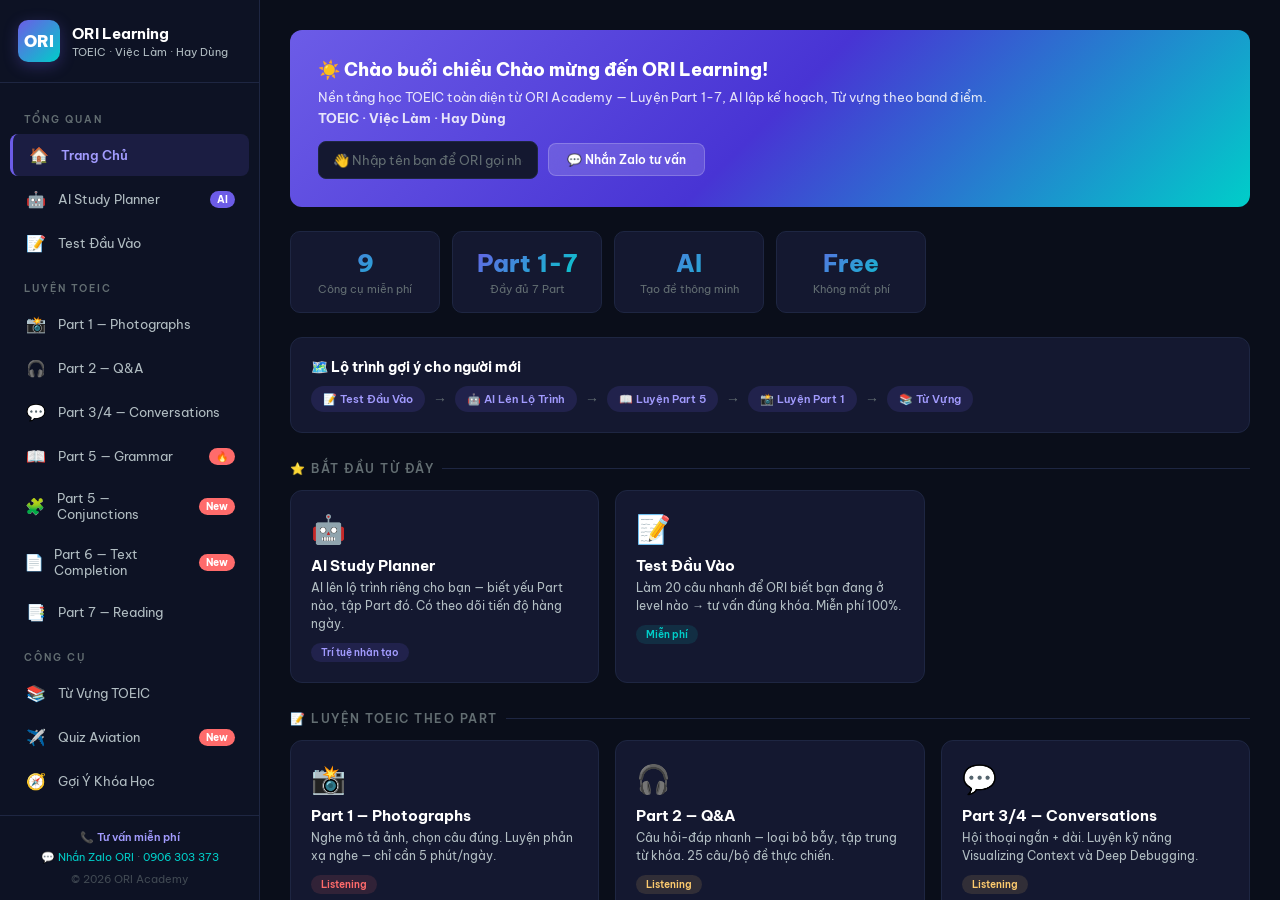
<file: public/index.html>
<!DOCTYPE html>
<html lang="vi">
<head>
<meta charset="UTF-8">
<meta name="viewport" content="width=device-width, initial-scale=1.0">
<title>ORI Learning — Hệ Thống Học Tập TOEIC</title>
<meta name="description" content="Nền tảng học TOEIC toàn diện từ ORI Academy. Luyện Part 1-7, AI Planner, Từ vựng, Test đầu vào. TOEIC · Việc Làm · Hay Dùng.">
<meta name="theme-color" content="#0a0e1a">
<meta property="og:title" content="ORI Learning — Hệ Thống Học Tập TOEIC">
<meta property="og:description" content="Nền tảng học TOEIC toàn diện từ ORI Academy — Luyện Part 1-7, AI Study Planner, Từ vựng theo band điểm.">
<meta property="og:type" content="website">
<meta property="og:url" content="https://ori-learning.vercel.app">
<meta name="apple-mobile-web-app-capable" content="yes">
<meta name="apple-mobile-web-app-status-bar-style" content="black-translucent">
<link rel="icon" href="data:image/svg+xml,<svg xmlns='http://www.w3.org/2000/svg' viewBox='0 0 100 100'><text y='.9em' font-size='90'>🎓</text></svg>">
<link href="https://fonts.googleapis.com/css2?family=Be+Vietnam+Pro:wght@400;500;600;700;800&display=swap" rel="stylesheet">
<style>
*{box-sizing:border-box;margin:0;padding:0}
:root{
  --bg:#0a0e1a;--sidebar:#0d1224;--card:#141830;--border:#1e2642;
  --accent:#6C5CE7;--accent2:#a29bfe;--accent-glow:rgba(108,92,231,0.15);
  --teal:#00cec9;--teal-glow:rgba(0,206,201,0.12);
  --green:#00b894;--red:#ff6b6b;--orange:#fdcb6e;--blue:#74b9ff;
  --text:#fff;--text2:#b2bec3;--text3:#636e72;
  --radius:12px;--sh:0 4px 20px rgba(0,0,0,0.3);
  --transition:.25s cubic-bezier(.4,0,.2,1);
}
html,body{height:100%;overflow:hidden}
body{font-family:'Be Vietnam Pro',sans-serif;background:var(--bg);color:var(--text);display:flex}

/* SIDEBAR */
.sidebar{width:260px;min-height:100vh;background:var(--sidebar);border-right:1px solid var(--border);display:flex;flex-direction:column;position:fixed;left:0;top:0;bottom:0;z-index:100;transition:transform var(--transition)}
.sb-brand{padding:20px 18px;border-bottom:1px solid var(--border);display:flex;align-items:center;gap:12px}
.sb-logo{width:42px;height:42px;background:linear-gradient(135deg,var(--accent),var(--teal));border-radius:10px;display:flex;align-items:center;justify-content:center;font-weight:900;font-size:16px;color:#fff;box-shadow:0 4px 15px rgba(108,92,231,0.3)}
.sb-title{font-size:15px;font-weight:700}
.sb-title span{display:block;font-size:11px;font-weight:400;color:var(--text2);margin-top:2px}
.sb-nav{flex:1;padding:14px 10px;overflow-y:auto;display:flex;flex-direction:column;gap:2px}
.sb-section{font-size:10px;letter-spacing:2px;text-transform:uppercase;color:var(--text3);padding:16px 14px 6px;font-weight:600}
.sb-item{display:flex;align-items:center;gap:10px;padding:11px 14px;border:none;background:transparent;color:var(--text2);font-size:13px;font-family:inherit;border-radius:8px;cursor:pointer;transition:all .15s;text-align:left;width:100%;position:relative}
.sb-item:hover{background:var(--accent-glow);color:var(--text)}
.sb-item.active{background:var(--accent-glow);color:var(--accent2);font-weight:600;border-left:3px solid var(--accent)}
.sb-item .ico{font-size:16px;width:24px;text-align:center}
.sb-item .badge{margin-left:auto;background:var(--accent);color:#fff;font-size:10px;padding:2px 7px;border-radius:10px;font-weight:700}
.sb-item .badge-hot{margin-left:auto;background:var(--red);color:#fff;font-size:10px;padding:2px 7px;border-radius:10px;font-weight:700}
.sb-item .badge-soon{margin-left:auto;background:rgba(253,203,110,0.15);color:var(--orange);font-size:9px;padding:2px 6px;border-radius:10px;font-weight:600}
.sb-item.disabled{opacity:.45;pointer-events:none}
.sb-footer{padding:14px;border-top:1px solid var(--border);font-size:11px;color:var(--text3);text-align:center}
.sb-footer a{color:var(--accent2);text-decoration:none}

/* MOBILE */
.mob-header{display:none;position:fixed;top:0;left:0;right:0;height:54px;background:var(--sidebar);border-bottom:1px solid var(--border);align-items:center;padding:0 14px;z-index:90;gap:10px}
.mob-header h1{font-size:14px;flex:1;background:linear-gradient(135deg,var(--accent),var(--teal));-webkit-background-clip:text;-webkit-text-fill-color:transparent;font-weight:700}
.hamburger{background:none;border:none;color:#fff;font-size:22px;cursor:pointer;padding:4px}
.sb-overlay{display:none;position:fixed;inset:0;background:rgba(0,0,0,0.5);backdrop-filter:blur(4px);-webkit-backdrop-filter:blur(4px);z-index:95;opacity:0;transition:opacity var(--transition)}
.sb-overlay.show{display:block;opacity:1}

/* MAIN */
.main{margin-left:260px;flex:1;height:100vh;display:flex;flex-direction:column}

/* TOOL HEADER BAR (when viewing a tool) */
.tool-header{height:48px;background:var(--sidebar);border-bottom:1px solid var(--border);display:flex;align-items:center;padding:0 16px;gap:12px;flex-shrink:0;animation:slideDown .3s ease-out}
.tool-header .back-btn{background:none;border:1px solid var(--border);color:var(--text2);padding:6px 12px;border-radius:6px;cursor:pointer;font-size:12px;font-family:inherit;display:flex;align-items:center;gap:6px;transition:all .15s}
.tool-header .back-btn:hover{background:var(--accent-glow);color:var(--text);border-color:var(--accent)}
.tool-header .tool-name{font-size:13px;font-weight:600;color:var(--text)}
.tool-header .tool-badge{font-size:10px;color:var(--accent2);background:var(--accent-glow);padding:2px 8px;border-radius:10px}

/* IFRAME CONTAINER */
.iframe-wrap{flex:1;position:relative}
.iframe-wrap iframe{width:100%;height:100%;border:none}
.iframe-loader{position:absolute;inset:0;display:flex;flex-direction:column;align-items:center;justify-content:center;background:var(--bg);z-index:5;transition:opacity .4s}
.iframe-loader.hidden{opacity:0;pointer-events:none}
.loader-spinner{width:40px;height:40px;border:3px solid var(--border);border-top-color:var(--accent);border-radius:50%;animation:spin 1s linear infinite}
.loader-text{margin-top:14px;font-size:13px;color:var(--text2)}
.open-newtab{margin-top:18px;display:inline-flex;align-items:center;gap:6px;padding:10px 20px;background:var(--accent);color:#fff;border:none;border-radius:8px;font-family:inherit;font-size:13px;font-weight:600;cursor:pointer;text-decoration:none;transition:all .2s}
.open-newtab:hover{background:#5b4bd5;transform:translateY(-2px)}
.name-input{background:var(--card);border:1px solid var(--border);color:var(--text);padding:10px 14px;border-radius:8px;font-family:inherit;font-size:13px;width:100%;max-width:280px;outline:none;transition:border .2s}
.name-input:focus{border-color:var(--accent)}
.name-input::placeholder{color:var(--text3)}
.path-guide{background:var(--card);border:1px solid var(--border);border-radius:var(--radius);padding:20px;margin-bottom:24px}
.path-guide h4{font-size:14px;font-weight:700;margin-bottom:10px}
.path-steps{display:flex;align-items:center;gap:8px;flex-wrap:wrap}
.path-step{display:flex;align-items:center;gap:6px;padding:6px 12px;background:var(--accent-glow);border-radius:20px;font-size:11px;font-weight:600;color:var(--accent2);cursor:pointer;transition:all .15s}
.path-step:hover{background:var(--accent);color:#fff}
.path-arrow{color:var(--text3);font-size:14px}
.coming-card{opacity:.5;cursor:default!important}
.coming-card:hover{transform:none!important;border-color:var(--border)!important;box-shadow:none!important}
.coming-badge{position:absolute;top:12px;right:12px;background:rgba(253,203,110,0.15);color:var(--orange);font-size:10px;padding:3px 10px;border-radius:20px;font-weight:600}
@keyframes spin{to{transform:rotate(360deg)}}
@keyframes slideDown{from{opacity:0;transform:translateY(-10px)}to{opacity:1;transform:translateY(0)}}
@keyframes slideUp{from{opacity:0;transform:translateY(12px)}to{opacity:1;transform:translateY(0)}}
@keyframes fadeIn{from{opacity:0}to{opacity:1}}

/* DASHBOARD */
.dash{flex:1;overflow-y:auto;padding:30px;animation:fadeIn .4s ease-out}
.dash-head{margin-bottom:24px}
.dash-head h2{font-size:22px;font-weight:800}
.dash-head p{color:var(--text2);font-size:13px;margin-top:4px}
.dash-grid{display:grid;grid-template-columns:repeat(auto-fill,minmax(260px,1fr));gap:16px}
.dash-card{background:var(--card);border:1px solid var(--border);border-radius:var(--radius);padding:20px;cursor:pointer;transition:all .2s;position:relative;overflow:hidden}
.dash-card::before{content:'';position:absolute;top:0;left:0;right:0;height:3px;opacity:0;transition:opacity .2s}
.dash-card:hover{border-color:var(--accent);transform:translateY(-3px);box-shadow:var(--sh)}
.dash-card:hover::before{opacity:1}
.dash-card .dc-ico{font-size:28px;margin-bottom:10px}
.dash-card .dc-name{font-size:15px;font-weight:700;margin-bottom:4px}
.dash-card .dc-desc{font-size:12px;color:var(--text2);line-height:1.5}
.dash-card .dc-tag{display:inline-block;margin-top:10px;font-size:10px;padding:3px 10px;border-radius:20px;font-weight:600}
.c1::before{background:linear-gradient(90deg,#6C5CE7,#a29bfe)}.c1 .dc-tag{background:rgba(108,92,231,0.15);color:#a29bfe}
.c2::before{background:linear-gradient(90deg,#00cec9,#55efc4)}.c2 .dc-tag{background:rgba(0,206,201,0.12);color:#00cec9}
.c3::before{background:linear-gradient(90deg,#ff6b6b,#fab1a0)}.c3 .dc-tag{background:rgba(255,107,107,0.12);color:#ff6b6b}
.c4::before{background:linear-gradient(90deg,#fdcb6e,#ffeaa7)}.c4 .dc-tag{background:rgba(253,203,110,0.12);color:#fdcb6e}
.c5::before{background:linear-gradient(90deg,#74b9ff,#0984e3)}.c5 .dc-tag{background:rgba(116,185,255,0.12);color:#74b9ff}
.c6::before{background:linear-gradient(90deg,#00b894,#55efc4)}.c6 .dc-tag{background:rgba(0,184,148,0.12);color:#00b894}
.c7::before{background:linear-gradient(90deg,#e17055,#d63031)}.c7 .dc-tag{background:rgba(225,112,85,0.12);color:#e17055}
.welcome-banner{background:linear-gradient(135deg,var(--accent),#4834d4,var(--teal));border-radius:var(--radius);padding:28px;margin-bottom:24px;position:relative;overflow:hidden;animation:slideUp .5s ease-out}
.welcome-banner::after{content:'';position:absolute;top:-50%;right:-30%;width:300px;height:300px;background:radial-gradient(circle,rgba(255,255,255,0.08) 0%,transparent 70%);pointer-events:none}
.welcome-banner h3{font-size:18px;font-weight:800;margin-bottom:6px}
.welcome-banner p{font-size:13px;opacity:.85;line-height:1.6}
.welcome-banner .wb-cta{display:inline-flex;align-items:center;gap:6px;margin-top:12px;padding:8px 18px;background:rgba(255,255,255,0.15);backdrop-filter:blur(10px);border:1px solid rgba(255,255,255,0.2);border-radius:8px;color:#fff;text-decoration:none;font-size:12px;font-weight:600;transition:all .2s}
.welcome-banner .wb-cta:hover{background:rgba(255,255,255,0.25);transform:translateY(-1px)}

/* SECTION DIVIDER */
.section-title{font-size:12px;letter-spacing:1.5px;text-transform:uppercase;color:var(--text3);margin:28px 0 14px;font-weight:600;display:flex;align-items:center;gap:8px}
.section-title::after{content:'';flex:1;height:1px;background:var(--border)}

/* STAT CARDS */
.stat-row{display:grid;grid-template-columns:repeat(auto-fill,minmax(140px,1fr));gap:12px;margin-bottom:24px}
.stat-card{background:var(--card);border:1px solid var(--border);border-radius:10px;padding:16px;text-align:center;animation:slideUp .4s ease-out}
.stat-card .stat-val{font-size:24px;font-weight:800;background:linear-gradient(135deg,var(--accent),var(--teal));-webkit-background-clip:text;-webkit-text-fill-color:transparent}
.stat-card .stat-lbl{font-size:11px;color:var(--text3);margin-top:4px}

/* ERROR STATE */
.error-state{display:flex;flex-direction:column;align-items:center;justify-content:center;flex:1;padding:40px;text-align:center}
.error-state .error-ico{font-size:48px;margin-bottom:16px}
.error-state h3{font-size:18px;font-weight:700;margin-bottom:8px}
.error-state p{font-size:13px;color:var(--text2);margin-bottom:20px;max-width:400px;line-height:1.6}
.error-state .retry-btn{background:var(--accent);color:#fff;border:none;padding:10px 24px;border-radius:8px;font-family:inherit;font-size:13px;font-weight:600;cursor:pointer;transition:all .2s}
.error-state .retry-btn:hover{background:#5b4bd5;transform:translateY(-2px)}

@media(max-width:768px){
  .sidebar{transform:translateX(-100%)}
  .sidebar.open{transform:translateX(0)}
  .mob-header{display:flex}
  .sb-overlay.show{display:block}
  .main{margin-left:0;padding-top:54px}
  .dash{padding:16px}
  .dash-grid{grid-template-columns:1fr}
  .welcome-banner{padding:20px}
  .welcome-banner h3{font-size:16px}
  .stat-row{grid-template-columns:repeat(2,1fr)}
  .tool-header{padding:0 10px}
  .tool-header .tool-name{font-size:12px}
  .path-steps{flex-direction:column;align-items:stretch}
  .path-step{justify-content:center}
  .path-arrow{display:none}
}
</style>
</head>
<body>

<div class="sb-overlay" id="overlay" onclick="toggleSB()"></div>

<aside class="sidebar" id="sidebar">
  <div class="sb-brand">
    <div class="sb-logo">ORI</div>
    <div class="sb-title">ORI Learning<span>TOEIC · Việc Làm · Hay Dùng</span></div>
  </div>
  <nav class="sb-nav">
    <div class="sb-section">Tổng quan</div>
    <button class="sb-item active" data-key="home" onclick="go('home')"><span class="ico">🏠</span> Trang Chủ</button>
    <button class="sb-item" data-key="planner" onclick="go('planner')"><span class="ico">🤖</span> AI Study Planner<span class="badge">AI</span></button>
    <button class="sb-item" data-key="placement" onclick="go('placement')"><span class="ico">📝</span> Test Đầu Vào</button>

    <div class="sb-section">Luyện TOEIC</div>
    <button class="sb-item" data-key="part1" onclick="go('part1')"><span class="ico">📸</span> Part 1 — Photographs</button>
    <button class="sb-item" data-key="part2" onclick="go('part2')"><span class="ico">🎧</span> Part 2 — Q&A</button>
    <button class="sb-item" onclick="window.location.href='part34/index.html'"><span class="ico">💬</span> Part 3/4 — Conversations</button>
    <button class="sb-item" data-key="part5" onclick="go('part5')"><span class="ico">📖</span> Part 5 — Grammar<span class="badge-hot">🔥</span></button>
    <button class="sb-item" data-key="part5_conj" onclick="go('part5_conj')"><span class="ico">🧩</span> Part 5 — Conjunctions<span class="badge-hot">New</span></button>
    <button class="sb-item" data-key="part6" onclick="go('part6')"><span class="ico">📄</span> Part 6 — Text Completion<span class="badge-hot">New</span></button>
    <button class="sb-item" data-key="part7" onclick="go('part7')"><span class="ico">📑</span> Part 7 — Reading</button>

    <div class="sb-section">Công cụ</div>
    <button class="sb-item" data-key="vocab" onclick="go('vocab')"><span class="ico">📚</span> Từ Vựng TOEIC</button>
    <button class="sb-item" data-key="quiz" onclick="go('quiz')"><span class="ico">✈️</span> Quiz Aviation<span class="badge-hot">New</span></button>
    <button class="sb-item" data-key="recommend" onclick="go('recommend')"><span class="ico">🧭</span> Gợi Ý Khóa Học</button>
  </nav>
  <div class="sb-footer">
    <div style="margin-bottom:6px;font-weight:600;color:var(--accent2)">📞 Tư vấn miễn phí</div>
    <a href="https://zalo.me/0906303373" target="_blank" style="color:var(--teal)">💬 Nhắn Zalo ORI</a> · <a href="tel:0906303373" style="color:var(--teal);text-decoration:none">0906 303 373</a>
    <div style="margin-top:8px;opacity:.6">© 2026 ORI Academy</div>
  </div>
</aside>

<header class="mob-header">
  <button class="hamburger" onclick="toggleSB()" aria-label="Mở menu">☰</button>
  <h1>ORI Learning</h1>
</header>

<main class="main" id="main">
  <!-- Dashboard or tool loads here -->
</main>

<script>
var TOOLS = {
  planner:   {url:'https://ori-toeic-planner.vercel.app', name:'AI Study Planner', tag:'Trí tuệ nhân tạo'},
  placement: {url:'https://ori-toeic-placement-test.vercel.app', name:'Test Đầu Vào', tag:'Miễn phí'},
  part1:     {url:'https://ori-toeic-part1.vercel.app', name:'Part 1 — Photographs', tag:'Listening'},
  part2:     {url:'https://toeic-part2-app.vercel.app', name:'Part 2 — Q&A', tag:'Listening'},
  part5:     {url:'https://ori-part5-grammar.vercel.app', name:'Part 5 — Grammar', tag:'Reading · AI'},
  part6:     {url:'/part6.html', name:'Part 6 — Text Completion', tag:'Reading'},
  part7:     {url:'https://part-7-toeic-ori.vercel.app', name:'Part 7 — Reading', tag:'Reading'},
  vocab:     {url:'https://ori-toeic-vocab.vercel.app', name:'Từ Vựng TOEIC', tag:'Vocabulary'},
  quiz:      {url:'https://ori-toeic-cabin-crew-quiz.vercel.app', name:'Quiz Aviation TOEIC', tag:'Test Bank'},
  recommend: {url:'https://ori-course-recommender.vercel.app', name:'Gợi Ý Khóa Học', tag:'Tư vấn'}
};

var currentPage = 'home';

function toggleSB(){
  document.getElementById('sidebar').classList.toggle('open');
  document.getElementById('overlay').classList.toggle('show');
}

function go(page){
  // Update sidebar active
  document.querySelectorAll('.sb-item').forEach(function(b){b.classList.remove('active')});
  var target = document.querySelector('.sb-item[data-key="'+page+'"]');
  if(target) target.classList.add('active');

  // Close mobile sidebar
  document.getElementById('sidebar').classList.remove('open');
  document.getElementById('overlay').classList.remove('show');

  currentPage = page;

  if(page === 'home'){
    renderDashboard();
    return;
  }

  var tool = TOOLS[page];
  if(!tool) return;

  // Build tool view with header + loading spinner + iframe
  var h = '<div class="tool-header">';
  h += '<button class="back-btn" onclick="go(\'home\')">← Trang chủ</button>';
  h += '<span class="tool-name">'+tool.name+'</span>';
  h += '<span class="tool-badge">'+tool.tag+'</span>';
  h += '<a href="'+tool.url+'" target="_blank" style="margin-left:auto;color:var(--text3);font-size:11px;text-decoration:none" title="Mở trong tab mới">↗ Tab mới</a>';
  h += '</div>';
  h += '<div class="iframe-wrap">';
  h += '<div class="iframe-loader" id="iframe-loader">';
  h += '<div class="loader-spinner"></div>';
  h += '<div class="loader-text">Đang tải '+tool.name+'...</div>';
  h += '<a class="open-newtab" href="'+tool.url+'" target="_blank" style="display:none" id="fallback-link">🔗 Mở trực tiếp trong tab mới</a>';
  h += '</div>';
  h += '<iframe src="'+tool.url+'" allow="microphone; clipboard-write" id="tool-iframe" onload="onIframeLoad()" onerror="onIframeError()"></iframe>';
  h += '</div>';
  document.getElementById('main').innerHTML = h;

  // After 6s, if still loading show fallback link
  setTimeout(function(){
    var loader = document.getElementById('iframe-loader');
    var fb = document.getElementById('fallback-link');
    if(loader && !loader.classList.contains('hidden')){
      if(fb) fb.style.display = 'inline-flex';
      var lt = document.querySelector('.loader-text');
      if(lt) lt.textContent = 'Tải chậm? Thử mở trực tiếp:';
    }
  }, 6000);
  // Hard timeout — hide loader after 10s
  setTimeout(function(){
    var loader = document.getElementById('iframe-loader');
    if(loader) loader.classList.add('hidden');
  }, 10000);
}

function onIframeLoad(){
  var loader = document.getElementById('iframe-loader');
  if(loader) loader.classList.add('hidden');
}

function onIframeError(){
  var loader = document.getElementById('iframe-loader');
  if(loader) loader.classList.add('hidden');
  // Show error state (though most iframe errors don't trigger this)
}

function getGreeting(){
  var h = new Date().getHours();
  var name = localStorage.getItem('ori_name') || '';
  var hi = name ? ' '+name+'!' : '';
  if(h < 12) return '🌅 Chào buổi sáng'+hi;
  if(h < 18) return '☀️ Chào buổi chiều'+hi;
  return '🌙 Chào buổi tối'+hi;
}
function saveName(el){ localStorage.setItem('ori_name', el.value.trim()); }

function renderDashboard(){
  var cards = [
    {key:'planner',ico:'🤖',name:'AI Study Planner',desc:'AI lên lộ trình riêng cho bạn — biết yếu Part nào, tập Part đó. Có theo dõi tiến độ hàng ngày.',tag:'Trí tuệ nhân tạo',cls:'c1'},
    {key:'placement',ico:'📝',name:'Test Đầu Vào',desc:'Làm 20 câu nhanh để ORI biết bạn đang ở level nào → tư vấn đúng khóa. Miễn phí 100%.',tag:'Miễn phí',cls:'c2'},
    {key:'part1',ico:'📸',name:'Part 1 — Photographs',desc:'Nghe mô tả ảnh, chọn câu đúng. Luyện phản xạ nghe — chỉ cần 5 phút/ngày.',tag:'Listening',cls:'c3'},
    {key:'part2',ico:'🎧',name:'Part 2 — Q&A',desc:'Câu hỏi-đáp nhanh — loại bỏ bẫy, tập trung từ khóa. 25 câu/bộ đề thực chiến.',tag:'Listening',cls:'c4'},
    {key:'part5',ico:'📖',name:'Part 5 — Grammar',desc:'Bài tập từ loại, ngữ pháp, từ vựng — AI giải thích chi tiết từng câu. 120+ câu hỏi.',tag:'Reading · AI',cls:'c5'},
    {key:'part5_conj',ico:'🧩',name:'Part 5 — Conjunctions & Preps',desc:'Chinh phục 72 Liên từ & Giới từ TOEIC. Tích hợp Flashcards lật 3D, từ vựng và Quiz tự động chấm.',tag:'Reading',cls:'c5'},
    {key:'part7',ico:'📑',name:'Part 7 — Reading',desc:'Đọc passage + trả lời — học tư duy scan/skim từ chuyên gia ORI. Mẹo tiết kiệm thời gian.',tag:'Reading',cls:'c6'},
    {key:'vocab',ico:'📚',name:'Từ Vựng TOEIC',desc:'600 từ chia theo band 450→800+. Học đúng level, không học thừa không học thiếu.',tag:'Vocabulary',cls:'c7'},
    {key:'quiz',ico:'✈️',name:'Quiz Aviation TOEIC',desc:'5 bộ đề x 25 câu — luyện TOEIC chuyên ngành hàng không Cabin Crew. Chấm điểm tự động.',tag:'Test Bank',cls:'c3'},
    {key:'recommend',ico:'🧭',name:'Gợi Ý Khóa Học',desc:'Chưa biết học gì? Trả lời 5 câu → ORI gợi ý khóa + lộ trình. Học thử 2 buổi miễn phí!',tag:'Tư vấn',cls:'c2'}
  ];

  var h = '<div class="dash">';
  
  // Welcome Banner
  var savedName = localStorage.getItem('ori_name') || '';
  h += '<div class="welcome-banner">';
  h += '<h3>'+getGreeting()+' Chào mừng đến ORI Learning!</h3>';
  h += '<p>Nền tảng học TOEIC toàn diện từ ORI Academy — Luyện Part 1-7, AI lập kế hoạch, Từ vựng theo band điểm.<br><strong>TOEIC · Việc Làm · Hay Dùng</strong></p>';
  h += '<div style="display:flex;gap:10px;align-items:center;margin-top:12px;flex-wrap:wrap">';
  h += '<input class="name-input" placeholder="👋 Nhập tên bạn để ORI gọi nhé..." value="'+savedName+'" onchange="saveName(this)" style="max-width:220px">';
  h += '<a class="wb-cta" href="https://zalo.me/0906303373" target="_blank" style="margin:0">💬 Nhắn Zalo tư vấn</a>';
  h += '</div></div>';

  // Stats
  h += '<div class="stat-row">';
  h += '<div class="stat-card"><div class="stat-val">9</div><div class="stat-lbl">Công cụ miễn phí</div></div>';
  h += '<div class="stat-card"><div class="stat-val">Part 1-7</div><div class="stat-lbl">Đầy đủ 7 Part</div></div>';
  h += '<div class="stat-card"><div class="stat-val">AI</div><div class="stat-lbl">Tạo đề thông minh</div></div>';
  h += '<div class="stat-card"><div class="stat-val">Free</div><div class="stat-lbl">Không mất phí</div></div>';
  h += '</div>';

  // Learning Path Guide
  h += '<div class="path-guide">';
  h += '<h4>🗺️ Lộ trình gợi ý cho người mới</h4>';
  h += '<div class="path-steps">';
  h += '<span class="path-step" onclick="go(\'placement\')">📝 Test Đầu Vào</span>';
  h += '<span class="path-arrow">→</span>';
  h += '<span class="path-step" onclick="go(\'planner\')">🤖 AI Lên Lộ Trình</span>';
  h += '<span class="path-arrow">→</span>';
  h += '<span class="path-step" onclick="go(\'part5\')">📖 Luyện Part 5</span>';
  h += '<span class="path-arrow">→</span>';
  h += '<span class="path-step" onclick="go(\'part1\')">📸 Luyện Part 1</span>';
  h += '<span class="path-arrow">→</span>';
  h += '<span class="path-step" onclick="go(\'vocab\')">📚 Từ Vựng</span>';
  h += '</div></div>';

  // Recommended Section
  h += '<div class="section-title">⭐ Bắt đầu từ đây</div>';
  h += '<div class="dash-grid" style="margin-bottom:24px">';
  [cards[0], cards[1]].forEach(function(c){
    h += buildCard(c);
  });
  h += '</div>';

  // TOEIC Parts
  h += '<div class="section-title">📝 Luyện TOEIC theo Part</div>';
  h += '<div class="dash-grid" style="margin-bottom:24px">';
  [cards[2], cards[3]].forEach(function(c){ h += buildCard(c); });
  // Part 3/4 active
  h += '<div class="dash-card c4" onclick="window.location.href=\\\'part34/index.html\\\'"><div class="dc-ico">💬</div><div class="dc-name">Part 3/4 — Conversations</div><div class="dc-desc">Hội thoại ngắn + dài. Luyện kỹ năng Visualizing Context và Deep Debugging.</div><span class="dc-tag">Listening</span></div>';
  [cards[4], cards[5]].forEach(function(c){ h += buildCard(c); });
  // Part 6
  h += '<div class="dash-card c5" onclick="go(\'part6\')"><div class="dc-ico">📄</div><div class="dc-name">Part 6 — Text Completion</div><div class="dc-desc">Điền từ vào đoạn văn (Theme Bamboo Airways). Ngữ pháp + Từ vựng + Sentence Insertion.</div><span class="dc-tag">Reading</span></div>';
  [cards[6]].forEach(function(c){ h += buildCard(c); });
  h += '</div>';

  // Tools
  h += '<div class="section-title">🧰 Công cụ bổ trợ</div>';
  h += '<div class="dash-grid">';
  [cards[7], cards[8], cards[9]].forEach(function(c){
    h += buildCard(c);
  });
  h += '</div>';

  h += '</div>';
  document.getElementById('main').innerHTML = h;

  // Stagger animation
  var allCards = document.querySelectorAll('.dash-card');
  allCards.forEach(function(card, i){
    card.style.opacity = '0';
    card.style.transform = 'translateY(15px)';
    setTimeout(function(){
      card.style.transition = 'all .35s cubic-bezier(.4,0,.2,1)';
      card.style.opacity = '1';
      card.style.transform = 'translateY(0)';
    }, 60 * i);
  });
}

function buildCard(c){
  var h = '<div class="dash-card '+c.cls+'" onclick="go(\''+c.key+'\')">';
  h += '<div class="dc-ico">'+c.ico+'</div>';
  h += '<div class="dc-name">'+c.name+'</div>';
  h += '<div class="dc-desc">'+c.desc+'</div>';
  h += '<span class="dc-tag">'+c.tag+'</span>';
  h += '</div>';
  return h;
}

// Init
renderDashboard();
</script>
</body>
</html>
</file>
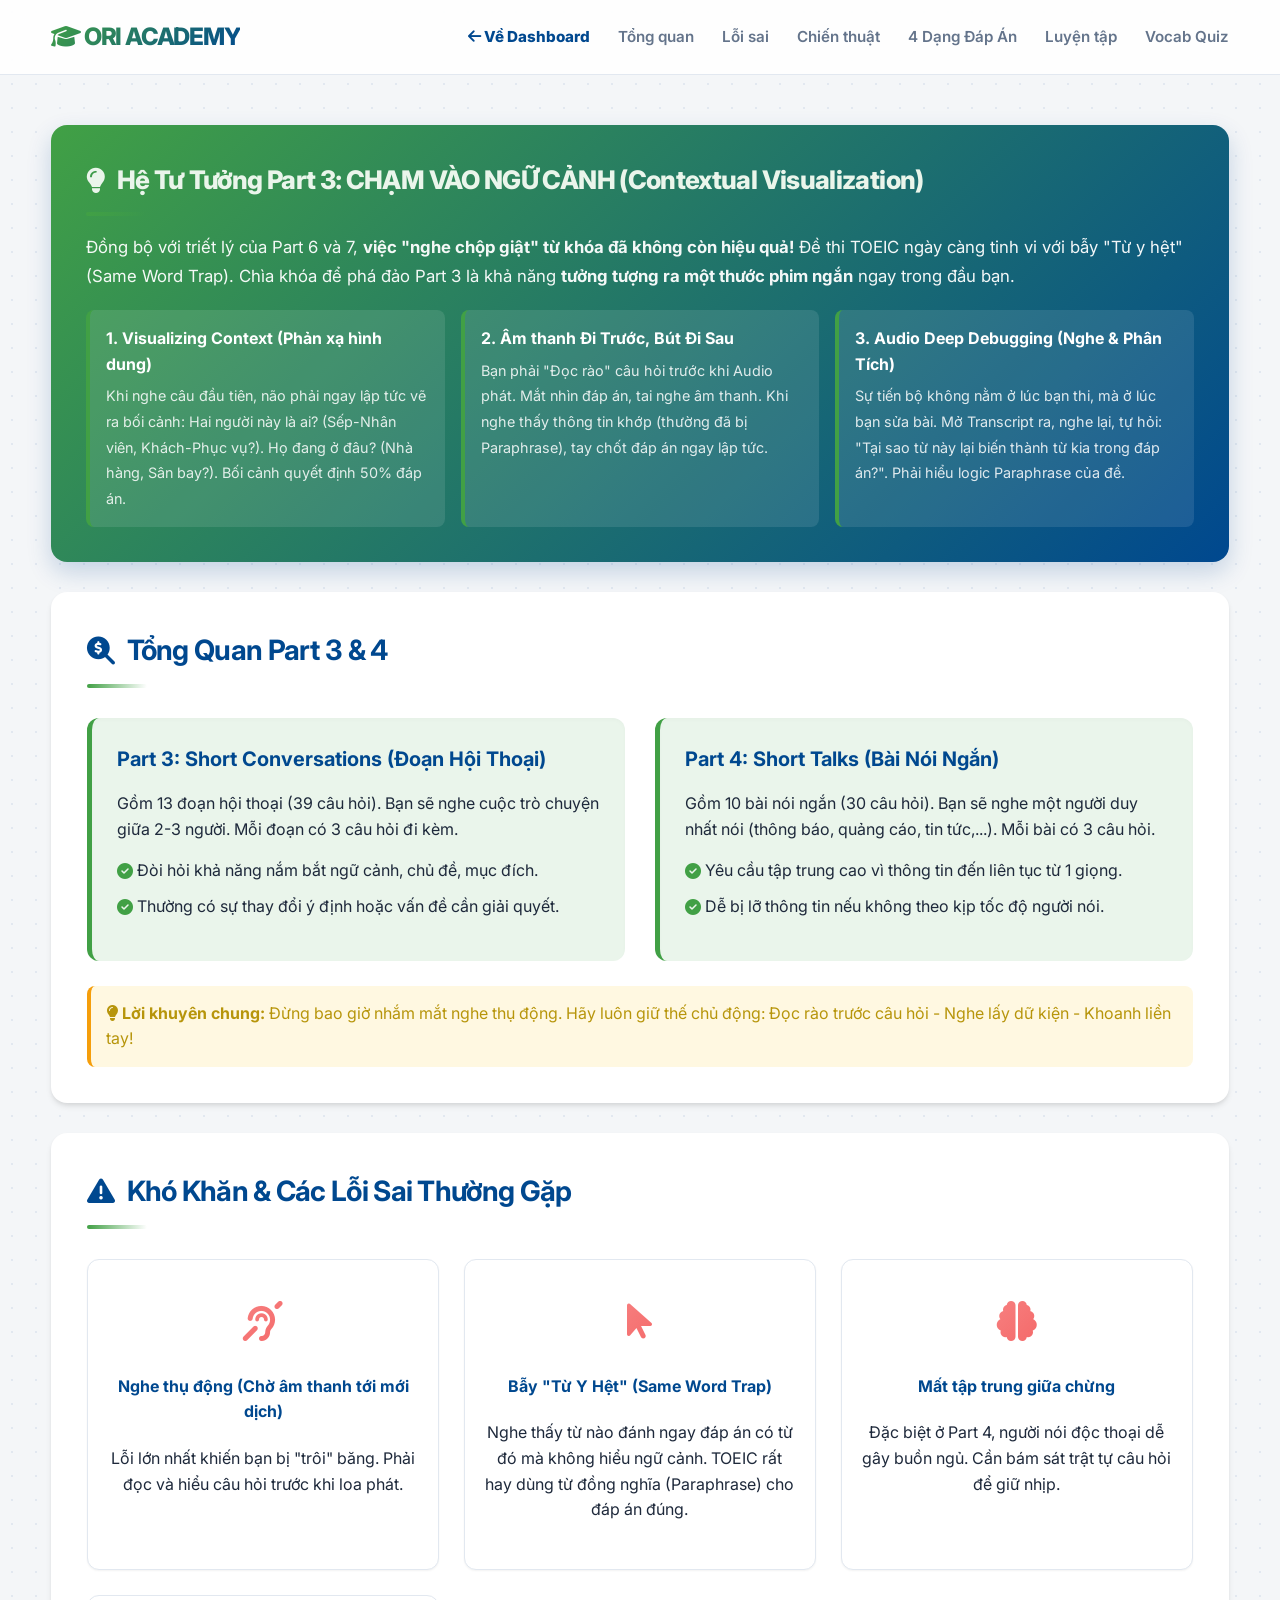
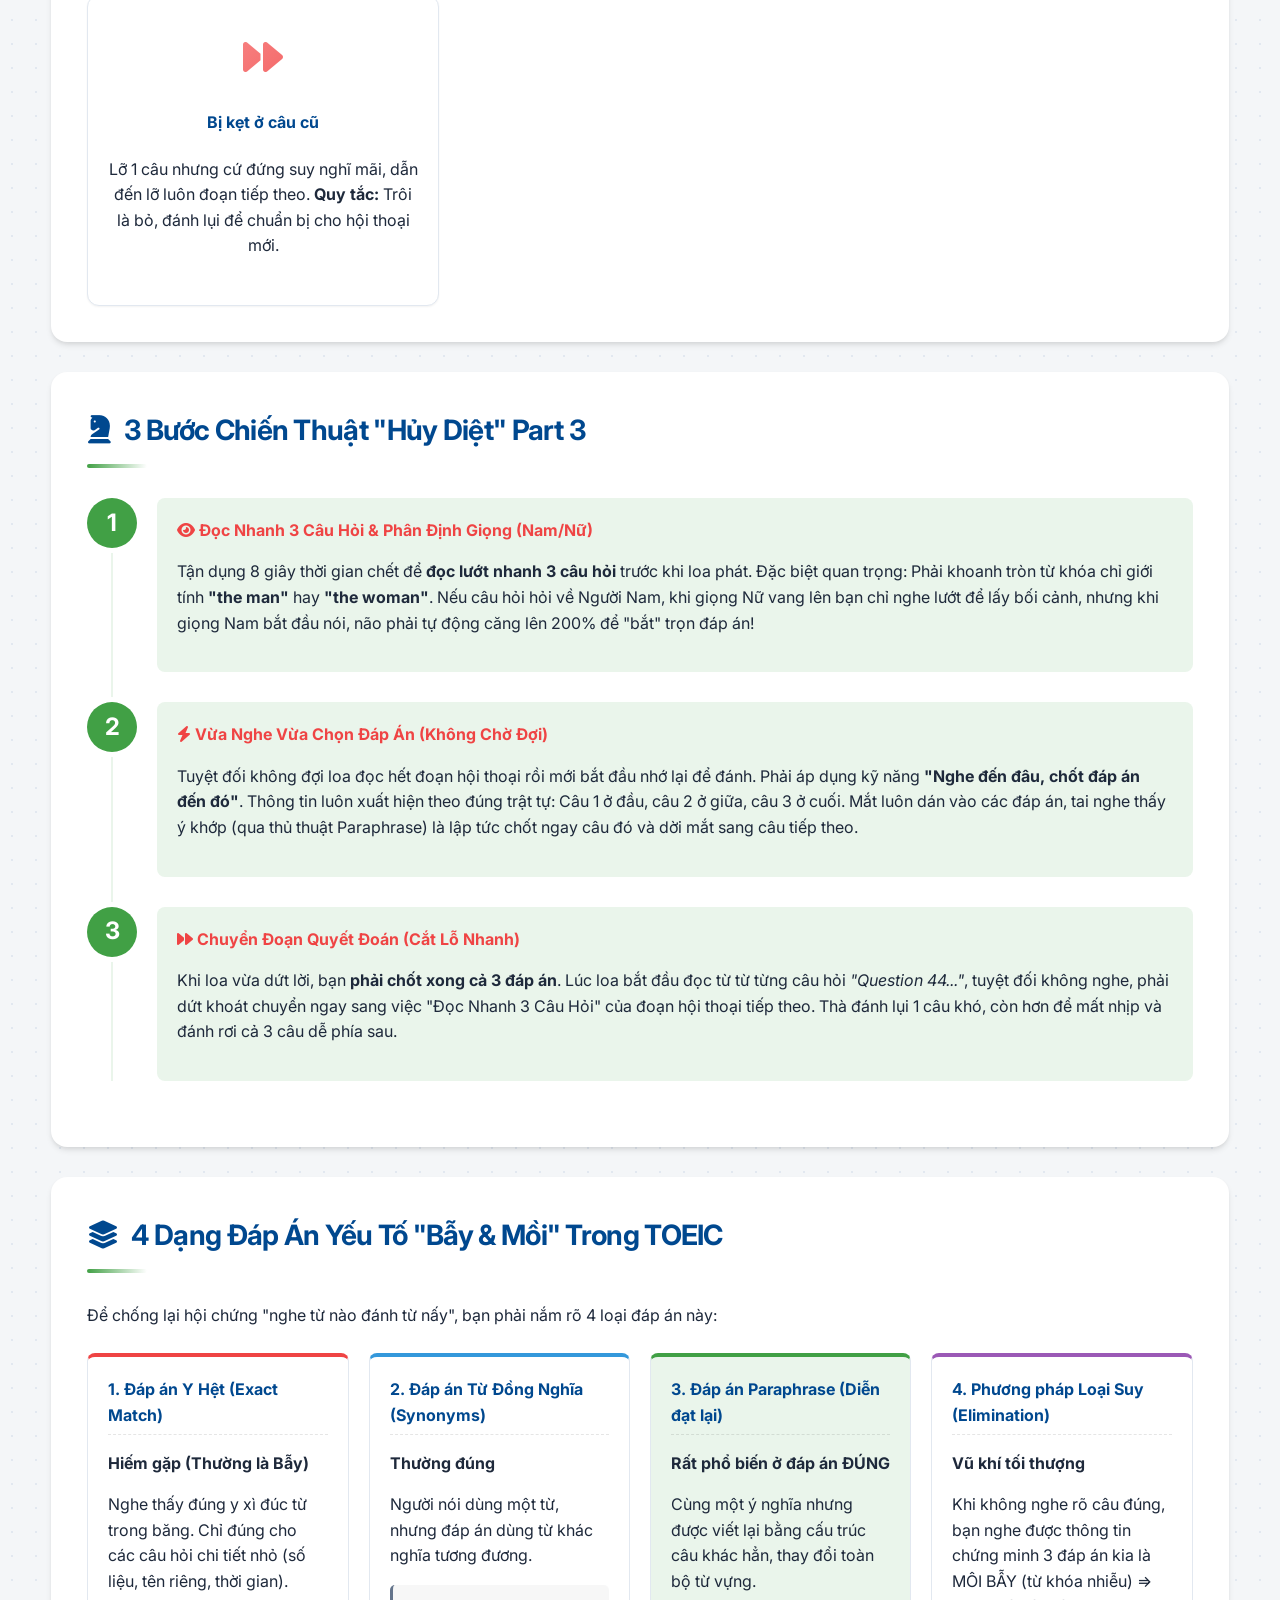
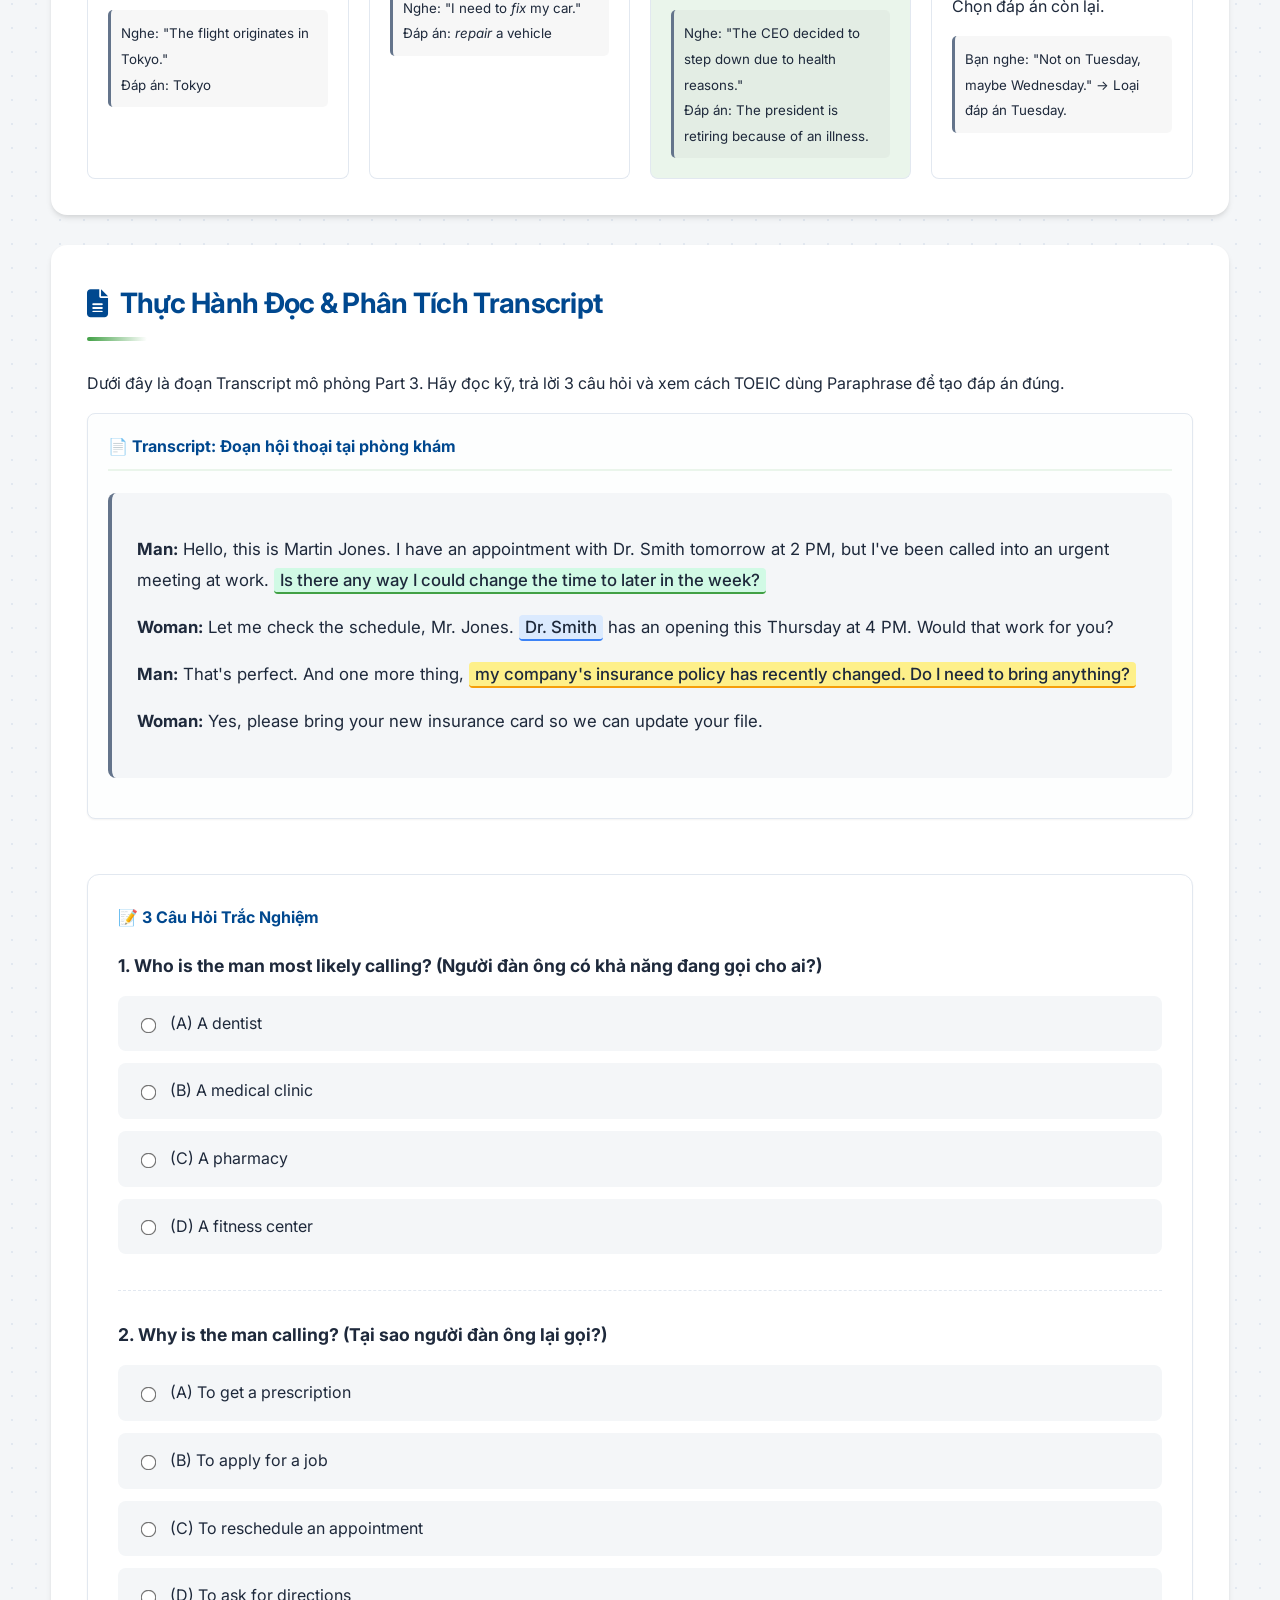
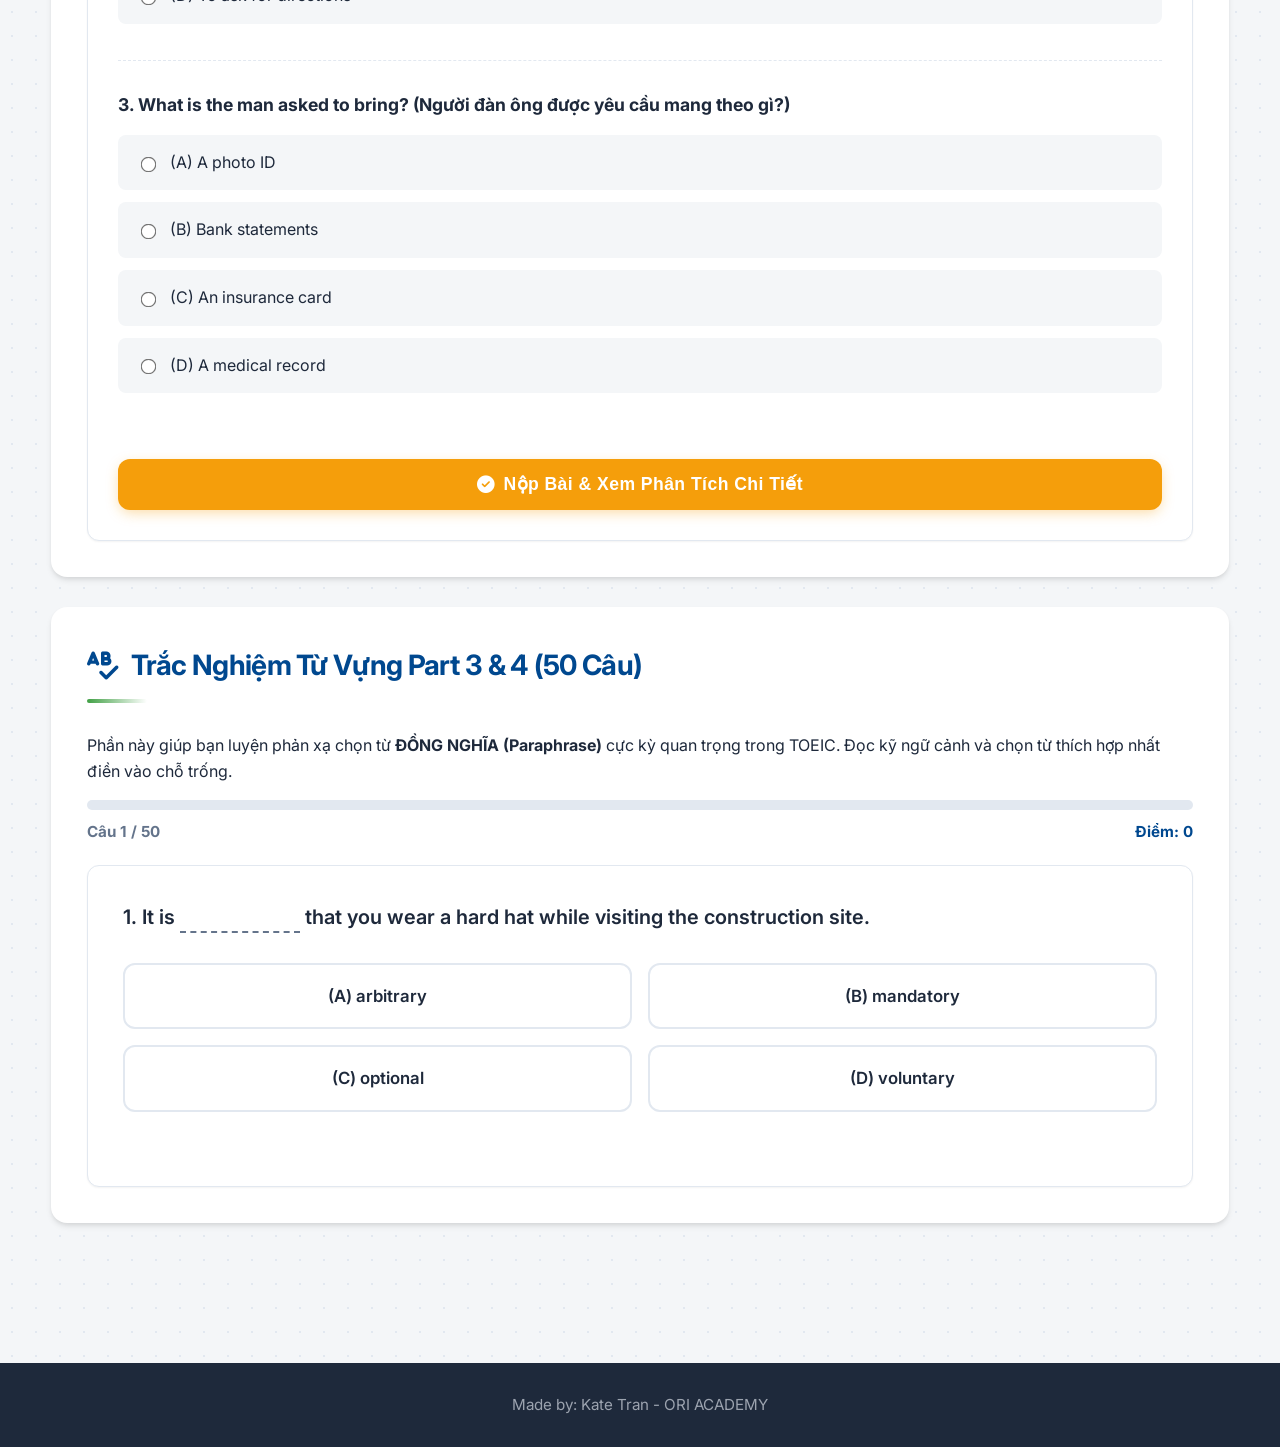
<file: public/part34/index.html>
<!DOCTYPE html>
<html lang="vi">
<head>
    <meta charset="UTF-8">
    <meta name="viewport" content="width=device-width, initial-scale=1.0">
    <title>Chinh Phục TOEIC Part 3 & 4 - ORI ACADEMY</title>
    <link rel="stylesheet" href="style.css">
    <link rel="stylesheet" href="https://cdnjs.cloudflare.com/ajax/libs/font-awesome/6.4.0/css/all.min.css">
</head>
<body>
    <header>
        <div class="container header-container">
            <a href="../index.html" style="text-decoration: none;" title="Về trang chủ ORI Learning">
                <div class="logo">
                    <h1><i class="fas fa-graduation-cap"></i> ORI ACADEMY</h1>
                </div>
            </a>
            <nav>
                <ul>
                    <li><a href="../index.html" style="color: var(--dark-green); font-weight: 800;"><i class="fas fa-arrow-left"></i> Về Dashboard</a></li>
                    <li><a href="#overview">Tổng quan</a></li>
                    <li><a href="#mistakes">Lỗi sai</a></li>
                    <li><a href="#strategy">Chiến thuật</a></li>
                    <li><a href="#answer-types">4 Dạng Đáp Án</a></li>
                    <li><a href="#drill">Luyện tập</a></li>
                    <li><a href="#quiz">Vocab Quiz</a></li>
                </ul>
            </nav>
        </div>
    </header>

    <main class="container">
        <!-- HỆ TƯ TƯỞNG PART 3 -->
        <section class="section card" style="background: linear-gradient(135deg, var(--primary-green), var(--dark-green)); color: #fff; border:none; box-shadow: 0 10px 25px rgba(0,72,143,0.2);">
            <h2 style="font-size: 1.6rem; font-weight: 800; margin-bottom: 12px; color: #eaf5eb; border-bottom: none;"><i class="fas fa-lightbulb"></i> Hệ Tư Tưởng Part 3: CHẠM VÀO NGỮ CẢNH (Contextual Visualization)</h2>
            <p style="font-size: 1.05rem; line-height: 1.7; opacity: 0.95; margin-bottom: 20px;">
                Đồng bộ với triết lý của Part 6 và 7, <strong>việc "nghe chộp giật" từ khóa đã không còn hiệu quả!</strong> Đề thi TOEIC ngày càng tinh vi với bẫy "Từ y hệt" (Same Word Trap). Chìa khóa để phá đảo Part 3 là khả năng <strong>tưởng tượng ra một thước phim ngắn</strong> ngay trong đầu bạn.
            </p>
            <div style="display: grid; grid-template-columns: repeat(auto-fit, minmax(280px, 1fr)); gap: 16px;">
                <div style="background: rgba(255,255,255,0.1); padding: 16px; border-radius: 8px; border-left: 4px solid var(--primary-green);">
                    <strong style="display:block; margin-bottom:6px; color: #fff; font-size:1rem;">1. Visualizing Context (Phản xạ hình dung)</strong>
                    <span style="font-size: 0.9rem; opacity: 0.85;">Khi nghe câu đầu tiên, não phải ngay lập tức vẽ ra bối cảnh: Hai người này là ai? (Sếp-Nhân viên, Khách-Phục vụ?). Họ đang ở đâu? (Nhà hàng, Sân bay?). Bối cảnh quyết định 50% đáp án.</span>
                </div>
                <div style="background: rgba(255,255,255,0.1); padding: 16px; border-radius: 8px; border-left: 4px solid var(--primary-green);">
                    <strong style="display:block; margin-bottom:6px; color: #fff; font-size:1rem;">2. Âm thanh Đi Trước, Bút Đi Sau</strong>
                    <span style="font-size: 0.9rem; opacity: 0.85;">Bạn phải "Đọc rào" câu hỏi trước khi Audio phát. Mắt nhìn đáp án, tai nghe âm thanh. Khi nghe thấy thông tin khớp (thường đã bị Paraphrase), tay chốt đáp án ngay lập tức.</span>
                </div>
                <div style="background: rgba(255,255,255,0.1); padding: 16px; border-radius: 8px; border-left: 4px solid var(--primary-green);">
                    <strong style="display:block; margin-bottom:6px; color: #fff; font-size:1rem;">3. Audio Deep Debugging (Nghe & Phân Tích)</strong>
                    <span style="font-size: 0.9rem; opacity: 0.85;">Sự tiến bộ không nằm ở lúc bạn thi, mà ở lúc bạn sửa bài. Mở Transcript ra, nghe lại, tự hỏi: "Tại sao từ này lại biến thành từ kia trong đáp án?". Phải hiểu logic Paraphrase của đề.</span>
                </div>
            </div>
        </section>

        <!-- Section 1: Overview -->
        <section id="overview" class="section card">
            <h2><i class="fas fa-search-dollar"></i> Tổng Quan Part 3 & 4</h2>
            <div class="split-layout">
                <div class="part-desc">
                    <h3>Part 3: Short Conversations (Đoạn Hội Thoại)</h3>
                    <p>Gồm 13 đoạn hội thoại (39 câu hỏi). Bạn sẽ nghe cuộc trò chuyện giữa 2-3 người. Mỗi đoạn có 3 câu hỏi đi kèm.</p>
                    <ul>
                        <li><i class="fas fa-check-circle"></i> Đòi hỏi khả năng nắm bắt ngữ cảnh, chủ đề, mục đích.</li>
                        <li><i class="fas fa-check-circle"></i> Thường có sự thay đổi ý định hoặc vấn đề cần giải quyết.</li>
                    </ul>
                </div>
                <div class="part-desc">
                    <h3>Part 4: Short Talks (Bài Nói Ngắn)</h3>
                    <p>Gồm 10 bài nói ngắn (30 câu hỏi). Bạn sẽ nghe một người duy nhất nói (thông báo, quảng cáo, tin tức,...). Mỗi bài có 3 câu hỏi.</p>
                    <ul>
                        <li><i class="fas fa-check-circle"></i> Yêu cầu tập trung cao vì thông tin đến liên tục từ 1 giọng.</li>
                        <li><i class="fas fa-check-circle"></i> Dễ bị lỡ thông tin nếu không theo kịp tốc độ người nói.</li>
                    </ul>
                </div>
            </div>
            <div class="pro-tip">
                <strong><i class="fas fa-lightbulb"></i> Lời khuyên chung:</strong> Đừng bao giờ nhắm mắt nghe thụ động. Hãy luôn giữ thế chủ động: Đọc rào trước câu hỏi - Nghe lấy dữ kiện - Khoanh liền tay!
            </div>
        </section>

        <!-- Section 2: Common Mistakes -->
        <section id="mistakes" class="section card">
            <h2><i class="fas fa-exclamation-triangle"></i> Khó Khăn & Các Lỗi Sai Thường Gặp</h2>
            <div class="mistakes-grid">
                <div class="mistake-item">
                    <div class="mistake-icon"><i class="fas fa-ear-deaf"></i></div>
                    <h4>Nghe thụ động (Chờ âm thanh tới mới dịch)</h4>
                    <p>Lỗi lớn nhất khiến bạn bị "trôi" băng. Phải đọc và hiểu câu hỏi trước khi loa phát.</p>
                </div>
                <div class="mistake-item">
                    <div class="mistake-icon"><i class="fas fa-mouse-pointer"></i></div>
                    <h4>Bẫy "Từ Y Hệt" (Same Word Trap)</h4>
                    <p>Nghe thấy từ nào đánh ngay đáp án có từ đó mà không hiểu ngữ cảnh. TOEIC rất hay dùng từ đồng nghĩa (Paraphrase) cho đáp án đúng.</p>
                </div>
                <div class="mistake-item">
                    <div class="mistake-icon"><i class="fas fa-brain"></i></div>
                    <h4>Mất tập trung giữa chừng</h4>
                    <p>Đặc biệt ở Part 4, người nói độc thoại dễ gây buồn ngủ. Cần bám sát trật tự câu hỏi để giữ nhịp.</p>
                </div>
                <div class="mistake-item">
                    <div class="mistake-icon"><i class="fas fa-forward"></i></div>
                    <h4>Bị kẹt ở câu cũ</h4>
                    <p>Lỡ 1 câu nhưng cứ đứng suy nghĩ mãi, dẫn đến lỡ luôn đoạn tiếp theo. <strong>Quy tắc:</strong> Trôi là bỏ, đánh lụi để chuẩn bị cho hội thoại mới.</p>
                </div>
            </div>
        </section>

        <!-- Section 3: Step-by-step Strategy -->
        <section id="strategy" class="section card">
            <h2><i class="fas fa-chess-knight"></i> 3 Bước Chiến Thuật "Hủy Diệt" Part 3</h2>
            <ol class="step-list">
                <li>
                    <div class="step-number">1</div>
                    <div class="step-content">
                        <h4 style="color:var(--danger);"><i class="fas fa-eye"></i> Đọc Nhanh 3 Câu Hỏi & Phân Định Giọng (Nam/Nữ)</h4>
                        <p>Tận dụng 8 giây thời gian chết để <strong>đọc lướt nhanh 3 câu hỏi</strong> trước khi loa phát. Đặc biệt quan trọng: Phải khoanh tròn từ khóa chỉ giới tính <strong>"the man"</strong> hay <strong>"the woman"</strong>. Nếu câu hỏi hỏi về Người Nam, khi giọng Nữ vang lên bạn chỉ nghe lướt để lấy bối cảnh, nhưng khi giọng Nam bắt đầu nói, não phải tự động căng lên 200% để "bắt" trọn đáp án!</p>
                    </div>
                </li>
                <li>
                    <div class="step-number">2</div>
                    <div class="step-content">
                        <h4 style="color:var(--danger);"><i class="fas fa-bolt"></i> Vừa Nghe Vừa Chọn Đáp Án (Không Chờ Đợi)</h4>
                        <p>Tuyệt đối không đợi loa đọc hết đoạn hội thoại rồi mới bắt đầu nhớ lại để đánh. Phải áp dụng kỹ năng <strong>"Nghe đến đâu, chốt đáp án đến đó"</strong>. Thông tin luôn xuất hiện theo đúng trật tự: Câu 1 ở đầu, câu 2 ở giữa, câu 3 ở cuối. Mắt luôn dán vào các đáp án, tai nghe thấy ý khớp (qua thủ thuật Paraphrase) là lập tức chốt ngay câu đó và dời mắt sang câu tiếp theo.</p>
                    </div>
                </li>
                <li>
                    <div class="step-number">3</div>
                    <div class="step-content">
                        <h4 style="color:var(--danger);"><i class="fas fa-forward"></i> Chuyển Đoạn Quyết Đoán (Cắt Lỗ Nhanh)</h4>
                        <p>Khi loa vừa dứt lời, bạn <strong>phải chốt xong cả 3 đáp án</strong>. Lúc loa bắt đầu đọc từ từ từng câu hỏi <em>"Question 44..."</em>, tuyệt đối không nghe, phải dứt khoát chuyển ngay sang việc "Đọc Nhanh 3 Câu Hỏi" của đoạn hội thoại tiếp theo. Thà đánh lụi 1 câu khó, còn hơn để mất nhịp và đánh rơi cả 3 câu dễ phía sau.</p>
                    </div>
                </li>
            </ol>
        </section>

        <!-- Section 4: 4 Answer Types -->
        <section id="answer-types" class="section card">
            <h2><i class="fas fa-layer-group"></i> 4 Dạng Đáp Án Yếu Tố "Bẫy & Mồi" Trong TOEIC</h2>
            <p>Để chống lại hội chứng "nghe từ nào đánh từ nấy", bạn phải nắm rõ 4 loại đáp án này:</p>
            
            <div class="type-container">
                <div class="type-box type-exact">
                    <h4>1. Đáp án Y Hệt (Exact Match)</h4>
                    <p><strong>Hiếm gặp (Thường là Bẫy)</strong></p>
                    <p>Nghe thấy đúng y xì đúc từ trong băng. Chỉ đúng cho các câu hỏi chi tiết nhỏ (số liệu, tên riêng, thời gian).</p>
                    <div class="example">
                        <small>Nghe: "The flight originates in Tokyo."</small><br>
                        <small>Đáp án: Tokyo</small>
                    </div>
                </div>
                
                <div class="type-box type-synonym">
                    <h4>2. Đáp án Từ Đồng Nghĩa (Synonyms)</h4>
                    <p><strong>Thường đúng</strong></p>
                    <p>Người nói dùng một từ, nhưng đáp án dùng từ khác nghĩa tương đương.</p>
                    <div class="example">
                        <small>Nghe: "I need to <em>fix</em> my car."</small><br>
                        <small>Đáp án: <em>repair</em> a vehicle</small>
                    </div>
                </div>
                
                <div class="type-box type-paraphrase">
                    <h4>3. Đáp án Paraphrase (Diễn đạt lại)</h4>
                    <p><strong>Rất phổ biến ở đáp án ĐÚNG</strong></p>
                    <p>Cùng một ý nghĩa nhưng được viết lại bằng cấu trúc câu khác hẳn, thay đổi toàn bộ từ vựng.</p>
                    <div class="example">
                        <small>Nghe: "The CEO decided to step down due to health reasons."</small><br>
                        <small>Đáp án: The president is retiring because of an illness.</small>
                    </div>
                </div>

                <div class="type-box type-elimination">
                    <h4>4. Phương pháp Loại Suy (Elimination)</h4>
                    <p><strong>Vũ khí tối thượng</strong></p>
                    <p>Khi không nghe rõ câu đúng, bạn nghe được thông tin chứng minh 3 đáp án kia là MÔI BẪY (từ khóa nhiễu) => Chọn đáp án còn lại.</p>
                    <div class="example">
                        <small>Bạn nghe: "Not on Tuesday, maybe Wednesday." -> Loại đáp án Tuesday.</small>
                    </div>
                </div>
            </div>
        </section>

        <!-- Section 5: Listening Drill (Transcript Analysis) -->
        <section id="drill" class="section card">
            <h2><i class="fas fa-file-alt"></i> Thực Hành Đọc & Phân Tích Transcript</h2>
            <p>Dưới đây là đoạn Transcript mô phỏng Part 3. Hãy đọc kỹ, trả lời 3 câu hỏi và xem cách TOEIC dùng Paraphrase để tạo đáp án đúng.</p>
            
            <div class="drill-content" style="grid-template-columns: 1fr;">
                
                <div class="transcript-box" style="background: #fdfefe; border: 1px solid var(--border-color); padding: 20px; border-radius: 8px; margin-bottom: 25px;">
                    <h4 style="margin-top:0; color: var(--dark-green); border-bottom: 2px solid var(--light-green); padding-bottom: 10px;">📄 Transcript: Đoạn hội thoại tại phòng khám</h4>
                    <div class="dialogue" style="font-size: 1.05rem; line-height: 1.8;">
                        <p><strong>Man:</strong> Hello, this is Martin Jones. I have an appointment with Dr. Smith tomorrow at 2 PM, but I've been called into an urgent meeting at work. <span class="highlight-q2" title="Gợi ý câu 2">Is there any way I could change the time to later in the week?</span></p>
                        <p><strong>Woman:</strong> Let me check the schedule, Mr. Jones. <span class="highlight-q1" title="Gợi ý câu 1">Dr. Smith</span> has an opening this Thursday at 4 PM. Would that work for you?</p>
                        <p><strong>Man:</strong> That's perfect. And one more thing, <span class="highlight-q3" title="Gợi ý câu 3">my company's insurance policy has recently changed. Do I need to bring anything?</span></p>
                        <p><strong>Woman:</strong> Yes, please bring your new insurance card so we can update your file.</p>
                    </div>
                </div>

                <div class="questions-panel">
                    <h4>📝 3 Câu Hỏi Trắc Nghiệm</h4>
                    
                    <div class="question-item">
                        <p><strong>1. Who is the man most likely calling? (Người đàn ông có khả năng đang gọi cho ai?)</strong></p>
                        <ul class="options-list">
                            <li><input type="radio" name="d_q1" id="d_q1a"> <label for="d_q1a">(A) A dentist</label></li>
                            <li><input type="radio" name="d_q1" id="d_q1b" data-correct="true"> <label for="d_q1b">(B) A medical clinic</label></li>
                            <li><input type="radio" name="d_q1" id="d_q1c"> <label for="d_q1c">(C) A pharmacy</label></li>
                            <li><input type="radio" name="d_q1" id="d_q1d"> <label for="d_q1d">(D) A fitness center</label></li>
                        </ul>
                    </div>

                    <div class="question-item">
                        <p><strong>2. Why is the man calling? (Tại sao người đàn ông lại gọi?)</strong></p>
                        <ul class="options-list">
                            <li><input type="radio" name="d_q2" id="d_q2a"> <label for="d_q2a">(A) To get a prescription</label></li>
                            <li><input type="radio" name="d_q2" id="d_q2b"> <label for="d_q2b">(B) To apply for a job</label></li>
                            <li><input type="radio" name="d_q2" id="d_q2c" data-correct="true"> <label for="d_q2c">(C) To reschedule an appointment</label></li>
                            <li><input type="radio" name="d_q2" id="d_q2d"> <label for="d_q2d">(D) To ask for directions</label></li>
                        </ul>
                    </div>

                    <div class="question-item">
                        <p><strong>3. What is the man asked to bring? (Người đàn ông được yêu cầu mang theo gì?)</strong></p>
                        <ul class="options-list">
                            <li><input type="radio" name="d_q3" id="d_q3a"> <label for="d_q3a">(A) A photo ID</label></li>
                            <li><input type="radio" name="d_q3" id="d_q3b"> <label for="d_q3b">(B) Bank statements</label></li>
                            <li><input type="radio" name="d_q3" id="d_q3c" data-correct="true"> <label for="d_q3c">(C) An insurance card</label></li>
                            <li><input type="radio" name="d_q3" id="d_q3d"> <label for="d_q3d">(D) A medical record</label></li>
                        </ul>
                    </div>
                    
                    <button id="submitDrillBtn" class="btn btn-secondary" style="width: 100%; padding: 15px; font-size: 1.1rem;"><i class="fas fa-check-circle"></i> Nộp Bài & Xem Phân Tích Chi Tiết</button>
                </div>

                <div class="explanations-panel" id="explanationsPanel" style="display: none; margin-top: 25px;">
                    <div style="display: flex; justify-content: space-between; align-items: center; border-bottom: 2px solid var(--border-color); padding-bottom: 15px; margin-bottom: 20px; flex-wrap: wrap; gap: 10px;">
                        <h4 style="color: var(--danger); margin: 0;"><i class="fas fa-search"></i> Phân Tích & Giải Thích Đáp Án</h4>
                        <button onclick="toggleTranscriptTranslation()" id="btnTransPart3" class="btn btn-outline" style="padding: 8px 16px; font-size: 0.9rem;"><i class="fas fa-language"></i> Xem Bản Dịch Transcript (Deep Debugging)</button>
                    </div>
                    
                    <div id="transcriptTransBox" style="display:none; margin-bottom:24px; padding:20px; background:var(--light-green); border-radius:8px; border-left:4px solid var(--primary-green); font-size:1rem; line-height:1.7;">
                        <h5 style="color:var(--dark-green); margin-top:0; font-size:1.1rem;">Bản Dịch Tham Khảo:</h5>
                        <p style="margin-bottom:8px;"><strong>Nam:</strong> Xin chào, tôi là Martin Jones. Tôi có lịch hẹn với Bác sĩ Smith vào lúc 2 giờ chiều ngày mai, nhưng tôi vừa bị gọi đi họp khẩn cấp tại công ty. Có cách nào để tôi đổi lịch hẹn sang một ngày muộn hơn trong tuần này không?</p>
                        <p style="margin-bottom:8px;"><strong>Nữ:</strong> Để tôi kiểm tra lịch trình nhé, ông Jones. Bác sĩ Smith có lịch trống vào 4 giờ chiều thứ Năm tuần này. Thời gian đó có phù hợp với ông không?</p>
                        <p style="margin-bottom:8px;"><strong>Nam:</strong> Thế thì tuyệt quá. Và một điều nữa, chính sách bảo hiểm của công ty tôi vừa thay đổi gần đây. Tôi có cần mang theo gì không?</p>
                        <p style="margin-bottom:0;"><strong>Nữ:</strong> Vâng, vui lòng mang theo thẻ bảo hiểm mới của ông để chúng tôi có thể cập nhật hồ sơ của ông.</p>
                    </div>

                    <div class="explanations">
                        <div class="explanation" id="exp1">
                            <strong>Câu 1: Dạng Loại Suy Dựa Vào Ngữ Cảnh (Context Clue)</strong><br>
                            👉 <strong>Đáp án đúng: (B) A medical clinic</strong><br>
                            <em>Dẫn chứng:</em> Đoạn hội thoại nhắc đến từ khóa "Dr. Smith" (Bác sĩ) và "appointment" (Cuộc hẹn).<br>
                            <em>Phân tích:</em> Chắc chắn đây là một cơ sở y tế. Đáp án (A) Nha sĩ không đúng vì không có từ khóa về răng (teeth/dental).
                        </div>
                        <div class="explanation" id="exp2">
                            <strong>Câu 2: Dạng Paraphrase Đỉnh Cao</strong><br>
                            👉 <strong>Đáp án đúng: (C) To reschedule an appointment</strong><br>
                            <em>Dẫn chứng:</em> Man nói: "...is there any way I could <strong>change the time</strong> to later in the week?"<br>
                            <em>Phân tích:</em> Cụm từ "change the time" (thay đổi thời gian) được Paraphrase hoàn toàn thành "reschedule" (sắp xếp lại lịch trình) trong đáp án.
                        </div>
                        <div class="explanation" id="exp3">
                            <strong>Câu 3: Dạng Từ Y Hệt (Exact Match) - Dễ Ăn Điểm</strong><br>
                            👉 <strong>Đáp án đúng: (C) An insurance card</strong><br>
                            <em>Dẫn chứng:</em> Woman nói trực tiếp: "Yes, please bring your new <strong>insurance card</strong>..."<br>
                            <em>Phân tích:</em> Đây là dạng câu hỏi lấy chi tiết cụ thể, đáp án lặp lại y chang 100% từ đã nghe thấy trong băng. Thường xuất hiện ở câu cuối của đoạn hội thoại.
                        </div>
                    </div>
                </div>
            </div>
        </section>

        <!-- Section 6: 50-Question Vocabulary Quiz -->
        <section id="quiz" class="section card">
            <h2><i class="fas fa-spell-check"></i> Trắc Nghiệm Từ Vựng Part 3 & 4 (50 Câu)</h2>
            <p>Phần này giúp bạn luyện phản xạ chọn từ <strong>ĐỒNG NGHĨA (Paraphrase)</strong> cực kỳ quan trọng trong TOEIC. Đọc kỹ ngữ cảnh và chọn từ thích hợp nhất điền vào chỗ trống.</p>
            
            <div class="quiz-status-bar">
                <div class="progress-bar-bg">
                    <div class="progress-bar-fill" id="quizProgressFill"></div>
                </div>
                <div class="quiz-stats">
                    <span id="quizQuestionCount">Câu 1 / 50</span>
                    <span id="quizScoreCount">Điểm: 0</span>
                </div>
            </div>

            <div class="mcq-container" id="mcqContainer">
                <h3 id="mcqQuestionText" class="mcq-question-text">Đang tải câu hỏi...</h3>
                <div class="mcq-options-grid" id="mcqOptionsGrid">
                    <!-- Options injected by JS -->
                </div>
                <div id="mcqFeedback" class="mcq-feedback" style="display: none;"></div>
                <button id="mcqNextBtn" class="btn btn-primary" style="display: none; margin-top: 20px; width: 100%;">Câu Tiếp Theo <i class="fas fa-arrow-right"></i></button>
            </div>

            <div class="quiz-result-container" id="quizResultContainer" style="display: none; text-align: center; padding: 30px 0;">
                <h3 style="font-size: 2rem; color: var(--primary-green);">Hoàn Thành Bài Thi! 🎉</h3>
                <p style="font-size: 1.2rem;">Tổng điểm của bạn: <strong id="finalScoreText" style="font-size: 1.5rem; color: var(--danger);">0/50</strong></p>
                <div id="performanceMessage" style="margin: 20px 0; font-style: italic;"></div>
                <button id="mcqRestartBtn" class="btn btn-secondary"><i class="fas fa-redo"></i> Thi Lại Từ Đầu</button>
            </div>
        </section>

    </main>

    <footer>
        <div class="container">
            <p>Made by: Kate Tran - ORI ACADEMY</p>
        </div>
    </footer>

    <script src="script.js"></script>
    <script>
        function toggleTranscriptTranslation() {
            const box = document.getElementById('transcriptTransBox');
            const btn = document.getElementById('btnTransPart3');
            if (box.style.display === 'none') {
                box.style.display = 'block';
                btn.innerHTML = '<i class="fas fa-eye-slash"></i> Ẩn Bản Dịch';
            } else {
                box.style.display = 'none';
                btn.innerHTML = '<i class="fas fa-language"></i> Xem Bản Dịch Transcript (Deep Debugging)';
            }
        }
    </script>
</body>
</html>
</file>
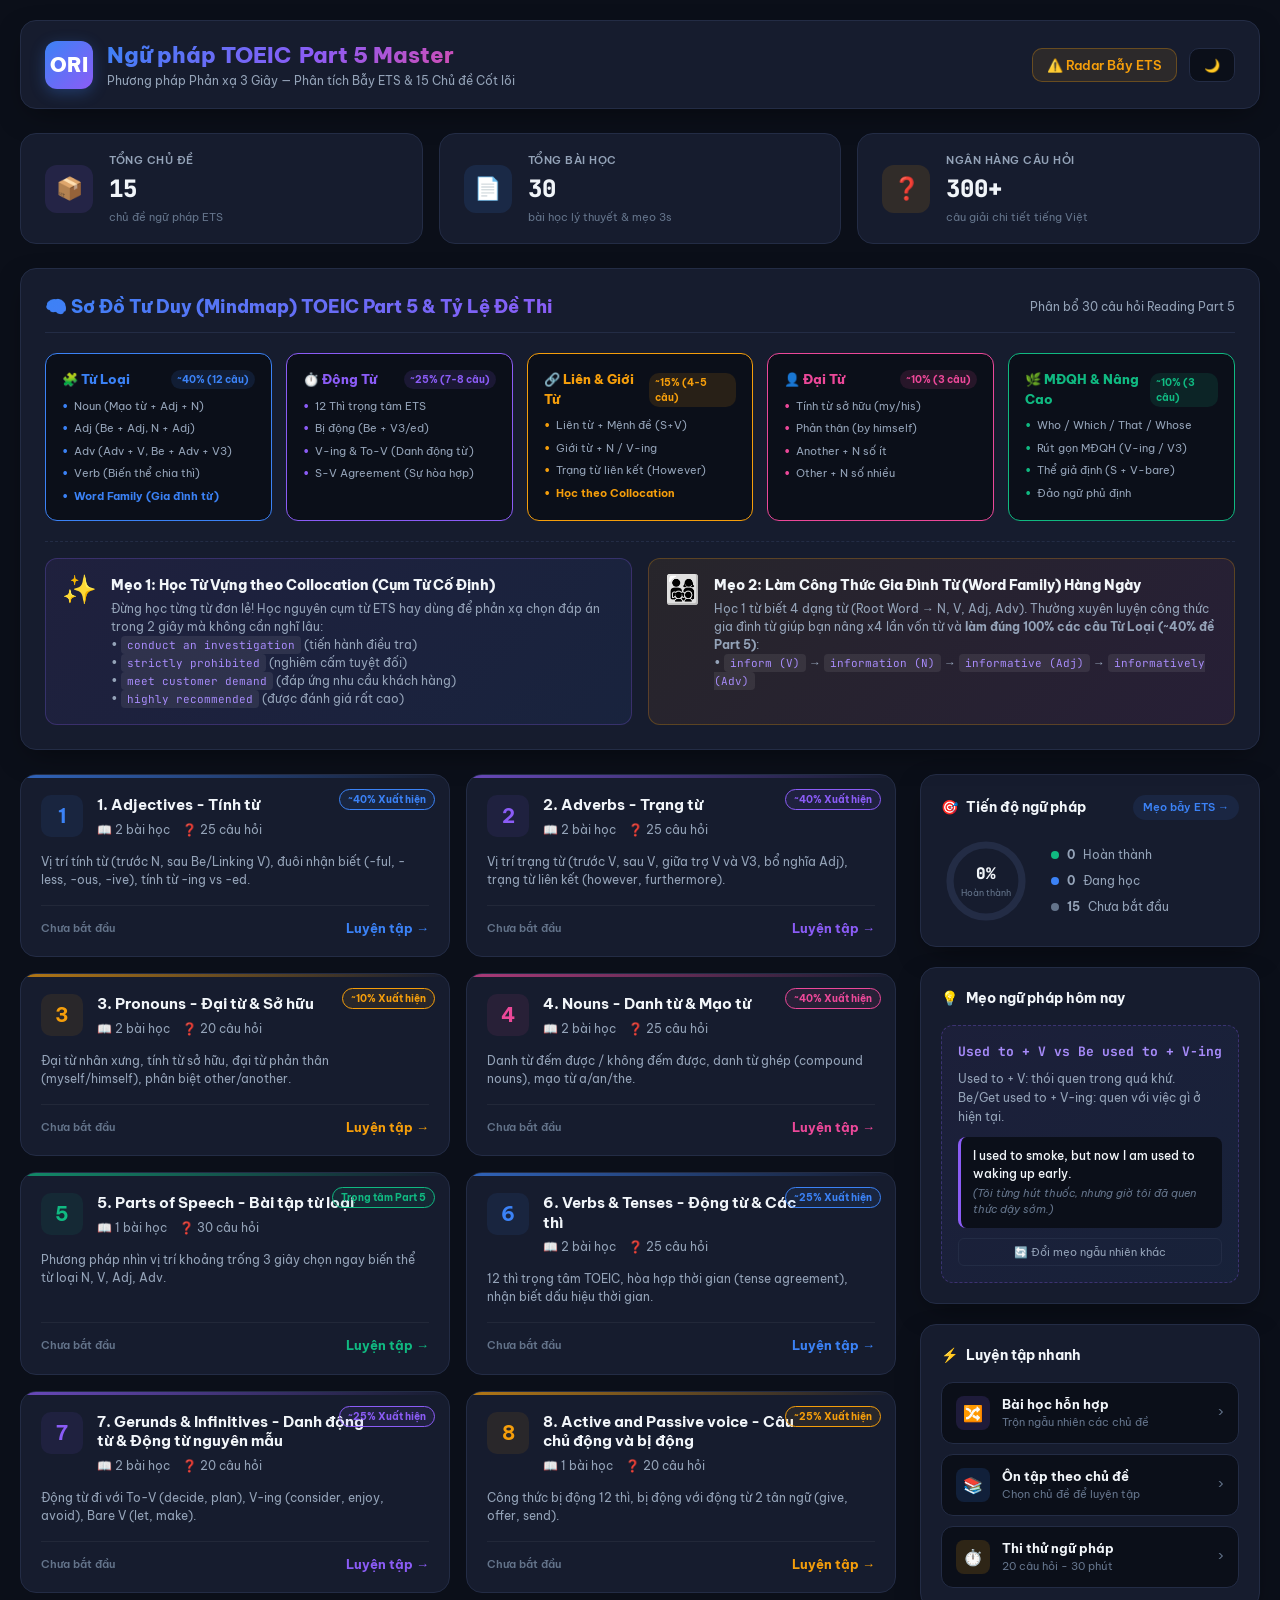
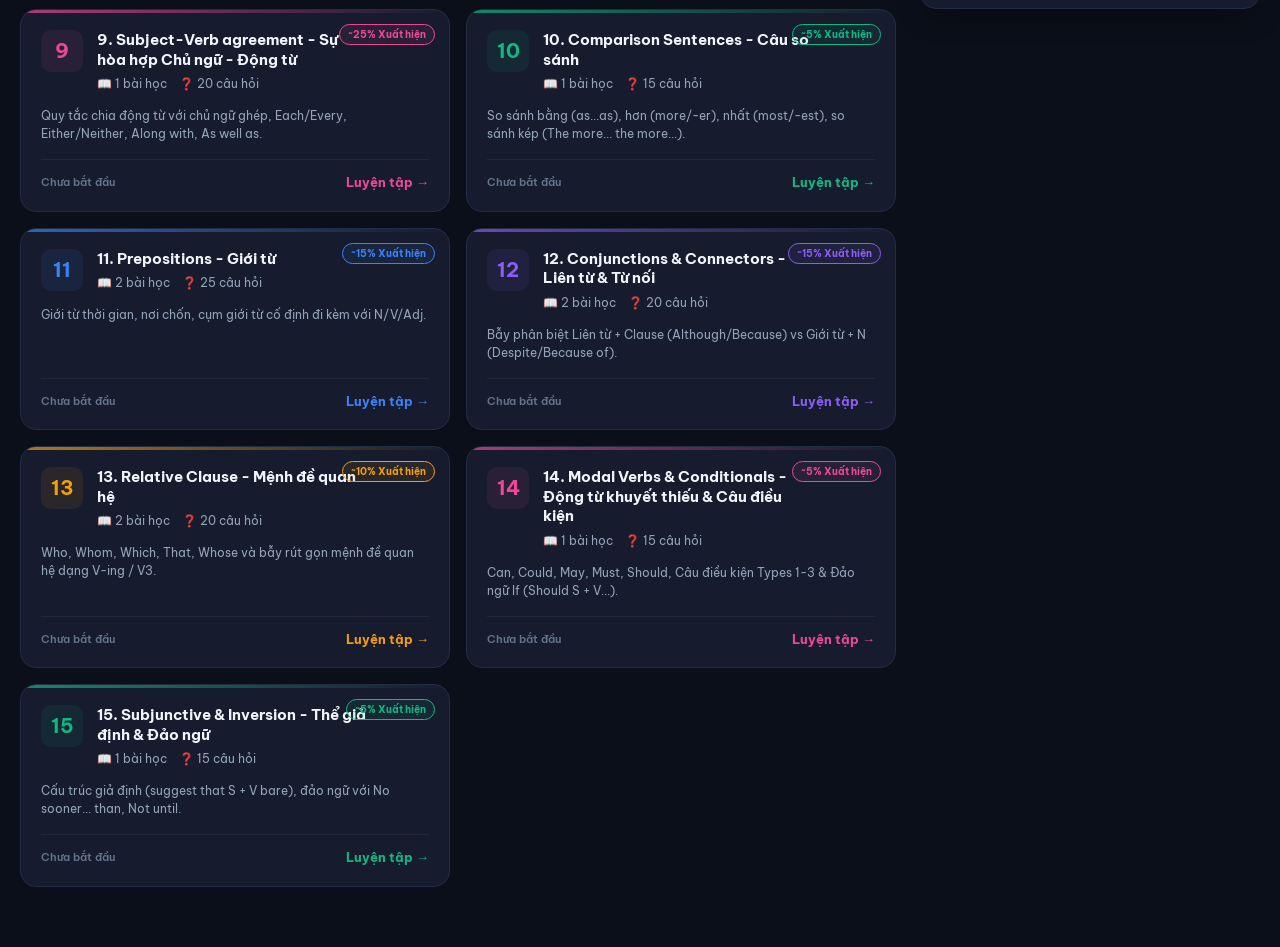
<file: public/part5.html>
<!DOCTYPE html>
<html lang="vi" data-theme="dark">
<head>
<meta charset="UTF-8">
<meta name="viewport" content="width=device-width, initial-scale=1.0">
<title>ORI TOEIC — Part 5 Mindmap & Masterclass</title>
<meta name="description" content="Sơ đồ tư duy (Mindmap) TOEIC Part 5 toàn diện — Thống kê % dạng bài, Mẹo Collocation & Gia đình từ Word Family từ ORI Academy.">
<meta name="theme-color" content="#0a0e1a">
<link href="https://fonts.googleapis.com/css2?family=Be+Vietnam+Pro:wght@400;500;600;700;800;900&family=JetBrains+Mono:wght@400;500;600;700&display=swap" rel="stylesheet">
<style>
:root {
  --bg: #0b0f19;
  --sidebar: #111625;
  --card: #161c2e;
  --card-hover: #1c243b;
  --border: #232c45;
  --border-glow: rgba(108,92,231,0.25);
  
  --text: #f1f5f9;
  --text-dim: #94a3b8;
  --text-muted: #64748b;
  
  --primary: #4f46e5;
  --primary-glow: rgba(79,70,229,0.2);
  --accent: #3b82f6;
  --teal: #10b981;
  --purple: #8b5cf6;
  --pink: #ec4899;
  --orange: #f59e0b;
  --red: #ef4444;
  
  --radius-lg: 16px;
  --radius-md: 12px;
  --radius-sm: 8px;
  --shadow: 0 10px 30px -10px rgba(0,0,0,0.5);
  --transition: all 0.25s cubic-bezier(0.4, 0, 0.2, 1);
}

[data-theme="light"] {
  --bg: #f8fafc;
  --sidebar: #ffffff;
  --card: #ffffff;
  --card-hover: #f1f5f9;
  --border: #e2e8f0;
  --border-glow: rgba(79,70,229,0.15);
  --text: #0f172a;
  --text-dim: #475569;
  --text-muted: #94a3b8;
}

* { margin:0; padding:0; box-sizing:border-box; }
body {
  font-family: 'Be Vietnam Pro', sans-serif;
  background: var(--bg);
  color: var(--text);
  min-height: 100vh;
  line-height: 1.5;
  padding-bottom: 40px;
}

.container {
  max-width: 1280px;
  margin: 0 auto;
  padding: 20px;
}

/* TOP BRAND & STATS HEADER */
.header-top {
  display: flex;
  align-items: center;
  justify-content: space-between;
  padding: 18px 24px;
  background: var(--card);
  border: 1px solid var(--border);
  border-radius: var(--radius-lg);
  margin-bottom: 24px;
  box-shadow: var(--shadow);
}
.brand-box {
  display: flex;
  align-items: center;
  gap: 14px;
}
.brand-logo {
  width: 48px;
  height: 48px;
  background: linear-gradient(135deg, #3b82f6, #8b5cf6);
  border-radius: 12px;
  display: flex;
  align-items: center;
  justify-content: center;
  font-weight: 900;
  font-size: 20px;
  color: #fff;
  box-shadow: 0 4px 15px rgba(59,130,246,0.3);
}
.brand-title h1 {
  font-size: 22px;
  font-weight: 800;
  background: linear-gradient(135deg, #3b82f6 0%, #8b5cf6 50%, #ec4899 100%);
  -webkit-background-clip: text;
  -webkit-text-fill-color: transparent;
  display: flex;
  align-items: center;
  gap: 8px;
}
.brand-title p {
  font-size: 12px;
  color: var(--text-dim);
}
.header-actions {
  display: flex;
  align-items: center;
  gap: 12px;
}
.theme-btn, .trap-btn {
  background: var(--bg);
  border: 1px solid var(--border);
  color: var(--text);
  padding: 8px 14px;
  border-radius: 10px;
  cursor: pointer;
  display: flex;
  align-items: center;
  gap: 6px;
  font-size: 13px;
  font-weight: 600;
  transition: var(--transition);
  font-family: inherit;
}
.trap-btn {
  background: rgba(245,158,11,0.1);
  border-color: rgba(245,158,11,0.3);
  color: var(--orange);
}
.trap-btn:hover {
  background: var(--orange);
  color: #000;
}
.theme-btn:hover {
  border-color: var(--accent);
  transform: translateY(-2px);
}

/* STATS ROW (3 Cards Header) */
.stats-banner {
  display: grid;
  grid-template-columns: repeat(3, 1fr);
  gap: 16px;
  margin-bottom: 24px;
}
.stat-box {
  background: var(--card);
  border: 1px solid var(--border);
  border-radius: var(--radius-lg);
  padding: 18px 24px;
  display: flex;
  align-items: center;
  gap: 16px;
  transition: var(--transition);
}
.stat-box:hover {
  border-color: var(--border-glow);
  transform: translateY(-2px);
}
.stat-ico {
  width: 48px;
  height: 48px;
  border-radius: 12px;
  display: flex;
  align-items: center;
  justify-content: center;
  font-size: 22px;
}
.stat-ico.purple { background: rgba(139,92,246,0.12); color: #8b5cf6; }
.stat-ico.blue { background: rgba(59,130,246,0.12); color: #3b82f6; }
.stat-ico.orange { background: rgba(245,158,11,0.12); color: #f59e0b; }

.stat-info .stat-lbl {
  font-size: 11px;
  color: var(--text-dim);
  text-transform: uppercase;
  letter-spacing: 0.5px;
  font-weight: 600;
}
.stat-info .stat-val {
  font-size: 24px;
  font-weight: 800;
  font-family: 'JetBrains Mono', monospace;
  margin: 2px 0;
}
.stat-info .stat-sub {
  font-size: 11px;
  color: var(--text-muted);
}

/* MINDMAP SECTION */
.mindmap-section {
  background: var(--card);
  border: 1px solid var(--border);
  border-radius: var(--radius-lg);
  padding: 24px;
  margin-bottom: 24px;
  box-shadow: var(--shadow);
  position: relative;
  overflow: hidden;
}
.mindmap-header {
  display: flex;
  align-items: center;
  justify-content: space-between;
  margin-bottom: 20px;
  padding-bottom: 12px;
  border-bottom: 1px solid var(--border);
}
.mindmap-header h2 {
  font-size: 18px;
  font-weight: 800;
  display: flex;
  align-items: center;
  gap: 8px;
  background: linear-gradient(135deg, #3b82f6, #8b5cf6);
  -webkit-background-clip: text;
  -webkit-text-fill-color: transparent;
}
.mindmap-grid {
  display: grid;
  grid-template-columns: repeat(5, 1fr);
  gap: 14px;
}
.mm-node {
  background: var(--bg);
  border: 1.5px solid var(--node-color, #3b82f6);
  border-radius: var(--radius-md);
  padding: 16px;
  position: relative;
  transition: var(--transition);
}
.mm-node:hover {
  transform: translateY(-4px);
  box-shadow: 0 10px 25px -5px var(--node-glow, rgba(59,130,246,0.3));
}
.mm-node-title {
  font-size: 13px;
  font-weight: 800;
  color: var(--node-color, #3b82f6);
  display: flex;
  align-items: center;
  justify-content: space-between;
  margin-bottom: 8px;
}
.mm-node-badge {
  font-size: 10px;
  font-weight: 700;
  padding: 2px 6px;
  border-radius: 10px;
  background: var(--node-bg, rgba(59,130,246,0.15));
  color: var(--node-color, #3b82f6);
}
.mm-node-list {
  list-style: none;
  font-size: 11px;
  color: var(--text-dim);
  display: flex;
  flex-direction: column;
  gap: 6px;
}
.mm-node-list li {
  display: flex;
  align-items: center;
  gap: 6px;
}
.mm-node-list li::before {
  content: '•';
  color: var(--node-color, #3b82f6);
  font-weight: 800;
}

/* MINDMAP PEDAGOGY TIPS BANNER */
.mm-tips-banner {
  display: grid;
  grid-template-columns: 1fr 1fr;
  gap: 16px;
  margin-top: 20px;
  padding-top: 16px;
  border-top: 1px dashed var(--border);
}
.tip-card-glow {
  background: linear-gradient(135deg, rgba(139,92,246,0.08), rgba(59,130,246,0.08));
  border: 1px solid rgba(139,92,246,0.25);
  border-radius: var(--radius-md);
  padding: 16px;
  display: flex;
  gap: 14px;
  align-items: flex-start;
}
.tip-card-glow.orange {
  background: linear-gradient(135deg, rgba(245,158,11,0.08), rgba(236,72,153,0.08));
  border-color: rgba(245,158,11,0.25);
}
.tip-icon-lg {
  font-size: 28px;
  line-height: 1;
}
.tip-content-box h4 {
  font-size: 14px;
  font-weight: 800;
  margin-bottom: 4px;
  color: var(--text);
}
.tip-content-box p {
  font-size: 12px;
  color: var(--text-dim);
  line-height: 1.5;
}
.tip-content-box code {
  font-family: 'JetBrains Mono', monospace;
  font-size: 11px;
  background: rgba(255,255,255,0.08);
  padding: 2px 6px;
  border-radius: 4px;
  color: #a78bfa;
}

/* MAIN DASHBOARD GRID (2 Columns Layout) */
.main-grid {
  display: grid;
  grid-template-columns: 1fr 340px;
  gap: 24px;
}

/* TOPIC CARDS GRID (Left Side) */
.topics-grid {
  display: grid;
  grid-template-columns: repeat(2, 1fr);
  gap: 16px;
}
.topic-card {
  background: var(--card);
  border: 1px solid var(--border);
  border-radius: var(--radius-lg);
  padding: 20px;
  display: flex;
  flex-direction: column;
  justify-content: space-between;
  position: relative;
  overflow: hidden;
  transition: var(--transition);
}
.topic-card::before {
  content: '';
  position: absolute;
  top: 0; left: 0; right: 0; height: 3px;
  background: linear-gradient(90deg, var(--card-color, #3b82f6), transparent);
  opacity: 0.7;
}
.topic-card:hover {
  border-color: var(--card-color, #3b82f6);
  transform: translateY(-3px);
  box-shadow: 0 12px 30px -10px rgba(0,0,0,0.4);
}
.tc-badge-weight {
  position: absolute;
  top: 14px;
  right: 14px;
  font-size: 10px;
  font-weight: 700;
  padding: 2px 8px;
  border-radius: 12px;
  background: var(--card-bg, rgba(59,130,246,0.1));
  color: var(--card-color, #3b82f6);
  border: 1px solid var(--card-color, #3b82f6);
}
.tc-header {
  display: flex;
  align-items: flex-start;
  gap: 14px;
  margin-bottom: 14px;
  padding-right: 60px;
}
.tc-icon {
  width: 42px;
  height: 42px;
  border-radius: 10px;
  background: var(--card-bg, rgba(59,130,246,0.1));
  color: var(--card-color, #3b82f6);
  display: flex;
  align-items: center;
  justify-content: center;
  font-size: 20px;
  font-weight: 700;
  flex-shrink: 0;
}
.tc-title-box h3 {
  font-size: 15px;
  font-weight: 700;
  color: var(--text);
  line-height: 1.3;
}
.tc-meta {
  display: flex;
  align-items: center;
  gap: 12px;
  font-size: 12px;
  color: var(--text-dim);
  margin-top: 6px;
}
.tc-footer {
  display: flex;
  align-items: center;
  justify-content: space-between;
  margin-top: 16px;
  padding-top: 14px;
  border-top: 1px solid rgba(255,255,255,0.05);
}
.tc-status {
  font-size: 11px;
  font-weight: 600;
  display: flex;
  align-items: center;
  gap: 5px;
  color: var(--text-muted);
}
.tc-status.started { color: var(--orange); }
.tc-status.done { color: var(--teal); }

.tc-btn {
  background: transparent;
  border: none;
  color: var(--card-color, #3b82f6);
  font-size: 13px;
  font-weight: 700;
  cursor: pointer;
  display: flex;
  align-items: center;
  gap: 4px;
  transition: var(--transition);
  font-family: inherit;
}
.tc-btn:hover {
  transform: translateX(4px);
  opacity: 0.85;
}

/* RIGHT SIDEBAR PANELS */
.sidebar-panel {
  display: flex;
  flex-direction: column;
  gap: 20px;
}

.widget-card {
  background: var(--card);
  border: 1px solid var(--border);
  border-radius: var(--radius-lg);
  padding: 20px;
  box-shadow: var(--shadow);
}
.widget-title {
  font-size: 14px;
  font-weight: 700;
  margin-bottom: 16px;
  display: flex;
  align-items: center;
  justify-content: space-between;
}
.widget-title .title-left {
  display: flex;
  align-items: center;
  gap: 8px;
}
.widget-title .widget-link {
  font-size: 11px;
  color: #3b82f6;
  text-decoration: none;
  background: rgba(59,130,246,0.1);
  padding: 4px 10px;
  border-radius: 20px;
  font-weight: 600;
  transition: var(--transition);
  cursor: pointer;
}
.widget-title .widget-link:hover {
  background: #3b82f6;
  color: #fff;
}

/* PROGRESS WIDGET */
.progress-donut-wrap {
  display: flex;
  align-items: center;
  gap: 20px;
  margin-top: 10px;
}
.donut-chart {
  position: relative;
  width: 90px;
  height: 90px;
}
.donut-chart svg {
  transform: rotate(-90deg);
  width: 90px;
  height: 90px;
}
.donut-chart circle {
  fill: none;
  stroke-width: 8;
  stroke-linecap: round;
}
.donut-bg { stroke: var(--border); }
.donut-fill {
  stroke: var(--teal);
  stroke-dasharray: 251.2;
  stroke-dashoffset: 251.2;
  transition: stroke-dashoffset 1s ease-in-out;
}
.donut-text {
  position: absolute;
  inset: 0;
  display: flex;
  flex-direction: column;
  align-items: center;
  justify-content: center;
}
.donut-text .pct {
  font-size: 16px;
  font-weight: 800;
  font-family: 'JetBrains Mono', monospace;
}
.donut-text .lbl {
  font-size: 9px;
  color: var(--text-muted);
}
.progress-details {
  display: flex;
  flex-direction: column;
  gap: 8px;
  font-size: 12px;
}
.prog-item {
  display: flex;
  align-items: center;
  gap: 8px;
  color: var(--text-dim);
}
.prog-dot {
  width: 8px;
  height: 8px;
  border-radius: 50%;
}
.prog-dot.done { background: var(--teal); }
.prog-dot.started { background: var(--accent); }
.prog-dot.todo { background: var(--text-muted); }

/* DAILY TIP WIDGET */
.tip-box {
  background: linear-gradient(135deg, rgba(139,92,246,0.06), rgba(59,130,246,0.06));
  border: 1px dashed rgba(139,92,246,0.3);
  border-radius: var(--radius-md);
  padding: 16px;
  margin-top: 6px;
}
.tip-formula {
  font-family: 'JetBrains Mono', monospace;
  font-size: 13px;
  font-weight: 700;
  color: #a78bfa;
  margin-bottom: 8px;
}
.tip-desc {
  font-size: 12px;
  color: var(--text-dim);
  line-height: 1.6;
  margin-bottom: 10px;
}
.tip-ex {
  background: var(--bg);
  padding: 10px 12px;
  border-radius: var(--radius-sm);
  font-size: 12px;
  border-left: 3px solid #8b5cf6;
}
.tip-ex .en { color: var(--text); font-weight: 500; margin-bottom: 2px; }
.tip-ex .vi { color: var(--text-muted); font-size: 11px; font-style: italic; }

.refresh-tip-btn {
  background: transparent;
  border: 1px solid var(--border);
  color: var(--text-dim);
  font-size: 11px;
  padding: 6px 10px;
  border-radius: 6px;
  cursor: pointer;
  margin-top: 10px;
  width: 100%;
  transition: var(--transition);
  font-family: inherit;
}
.refresh-tip-btn:hover {
  background: var(--border);
  color: var(--text);
}

/* QUICK PRACTICE WIDGET */
.quick-list {
  display: flex;
  flex-direction: column;
  gap: 10px;
}
.quick-item {
  display: flex;
  align-items: center;
  justify-content: space-between;
  padding: 12px 14px;
  background: var(--bg);
  border: 1px solid var(--border);
  border-radius: var(--radius-md);
  cursor: pointer;
  transition: var(--transition);
}
.quick-item:hover {
  border-color: var(--accent);
  transform: translateX(3px);
  background: var(--card-hover);
}
.qi-left {
  display: flex;
  align-items: center;
  gap: 12px;
}
.qi-icon {
  width: 34px;
  height: 34px;
  border-radius: 8px;
  display: flex;
  align-items: center;
  justify-content: center;
  font-size: 16px;
}
.qi-icon.p1 { background: rgba(139,92,246,0.15); color: #8b5cf6; }
.qi-icon.p2 { background: rgba(59,130,246,0.15); color: #3b82f6; }
.qi-icon.p3 { background: rgba(245,158,11,0.15); color: #f59e0b; }

.qi-text .name {
  font-size: 13px;
  font-weight: 700;
  color: var(--text);
}
.qi-text .desc {
  font-size: 11px;
  color: var(--text-muted);
}
.qi-arrow {
  color: var(--text-muted);
  font-size: 14px;
}

/* PRACTICE & EXAM VIEW */
.view-panel {
  display: none;
  animation: fadeIn 0.3s ease-out;
}
.view-panel.active {
  display: block;
}

.view-header {
  display: flex;
  align-items: center;
  justify-content: space-between;
  margin-bottom: 20px;
  padding-bottom: 14px;
  border-bottom: 1px solid var(--border);
}
.back-dash-btn {
  background: var(--card);
  border: 1px solid var(--border);
  color: var(--text);
  padding: 8px 16px;
  border-radius: var(--radius-sm);
  font-size: 13px;
  font-weight: 600;
  cursor: pointer;
  display: flex;
  align-items: center;
  gap: 6px;
  transition: var(--transition);
  font-family: inherit;
}
.back-dash-btn:hover {
  border-color: var(--accent);
  background: var(--card-hover);
}

/* QUIZ QUESTION STYLING */
.quiz-card {
  background: var(--card);
  border: 1px solid var(--border);
  border-radius: var(--radius-lg);
  padding: 24px;
  margin-bottom: 16px;
}
.quiz-qnum {
  font-size: 11px;
  font-weight: 700;
  color: var(--accent);
  text-transform: uppercase;
  letter-spacing: 1px;
  margin-bottom: 10px;
  display: flex;
  align-items: center;
  justify-content: space-between;
}
.quiz-sentence {
  font-size: 16px;
  font-weight: 500;
  line-height: 1.7;
  margin-bottom: 20px;
  color: var(--text);
}
.blank-highlight {
  border-bottom: 2px dashed var(--accent);
  padding: 0 6px;
  color: #3b82f6;
  font-weight: 700;
}
.quiz-opts-grid {
  display: grid;
  grid-template-columns: repeat(2, 1fr);
  gap: 10px;
}
.opt-btn {
  background: var(--bg);
  border: 1.5px solid var(--border);
  border-radius: var(--radius-md);
  padding: 12px 16px;
  font-family: 'JetBrains Mono', monospace;
  font-size: 13px;
  color: var(--text);
  cursor: pointer;
  text-align: left;
  transition: var(--transition);
  display: flex;
  align-items: center;
  gap: 10px;
}
.opt-btn:hover {
  border-color: var(--accent);
  background: rgba(59,130,246,0.05);
}
.opt-btn.correct {
  border-color: var(--teal) !important;
  background: rgba(16,185,129,0.12) !important;
  color: var(--teal) !important;
  font-weight: 700;
}
.opt-btn.wrong {
  border-color: var(--red) !important;
  background: rgba(239,68,68,0.12) !important;
  color: var(--red) !important;
  opacity: 0.7;
}
.opt-btn.disabled {
  pointer-events: none;
}

.quiz-explanation {
  display: none;
  margin-top: 16px;
  padding: 16px;
  background: rgba(245,158,11,0.08);
  border: 1px solid rgba(245,158,11,0.25);
  border-radius: var(--radius-md);
  font-size: 13px;
  line-height: 1.7;
  color: var(--text-dim);
}
.quiz-explanation.show {
  display: block;
  animation: fadeIn 0.3s ease-out;
}
.quiz-explanation strong { color: var(--orange); }

/* TRAP RADAR MODAL */
.modal-overlay {
  display: none;
  position: fixed;
  inset: 0;
  background: rgba(0,0,0,0.75);
  backdrop-filter: blur(5px);
  z-index: 999;
  padding: 20px;
  overflow-y: auto;
}
.modal-overlay.show {
  display: flex;
  align-items: center;
  justify-content: center;
}
.modal-card {
  background: var(--card);
  border: 1px solid var(--border);
  border-radius: var(--radius-lg);
  max-width: 800px;
  width: 100%;
  padding: 24px;
  position: relative;
  max-height: 90vh;
  overflow-y: auto;
}
.modal-close {
  position: absolute;
  top: 16px;
  right: 16px;
  background: transparent;
  border: none;
  color: var(--text-muted);
  font-size: 20px;
  cursor: pointer;
}
.trap-grid {
  display: grid;
  gap: 16px;
  margin-top: 16px;
}
.trap-item {
  background: var(--bg);
  border: 1px solid var(--border);
  border-radius: var(--radius-md);
  padding: 16px;
}
.trap-item h4 {
  font-size: 14px;
  font-weight: 700;
  color: var(--orange);
  margin-bottom: 6px;
}
.trap-item p {
  font-size: 12px;
  color: var(--text-dim);
  line-height: 1.6;
}

/* RESPONSIVE DESIGN */
@media (max-width: 900px) {
  .mindmap-grid {
    grid-template-columns: 1fr;
  }
  .mm-tips-banner {
    grid-template-columns: 1fr;
  }
  .main-grid {
    grid-template-columns: 1fr;
  }
  .topics-grid {
    grid-template-columns: 1fr;
  }
  .stats-banner {
    grid-template-columns: 1fr;
  }
  .quiz-opts-grid {
    grid-template-columns: 1fr;
  }
}
@keyframes fadeIn {
  from { opacity: 0; transform: translateY(8px); }
  to { opacity: 1; transform: translateY(0); }
}
</style>
</head>
<body>

<div class="container">

  <!-- DASHBOARD VIEW -->
  <div id="dash-view" class="view-panel active">
    
    <!-- HEADER BAR -->
    <header class="header-top">
      <div class="brand-box">
        <div class="brand-logo">ORI</div>
        <div class="brand-title">
          <h1>Ngữ pháp TOEIC <span>Part 5 Master</span></h1>
          <p>Phương pháp Phản xạ 3 Giây — Phân tích Bẫy ETS & 15 Chủ đề Cốt lõi</p>
        </div>
      </div>
      <div class="header-actions">
        <button class="trap-btn" onclick="openTrapModal()">⚠️ Radar Bẫy ETS</button>
        <button class="theme-btn" id="themeToggle" onclick="toggleTheme()" title="Đổi giao diện">🌙</button>
      </div>
    </header>

    <!-- STATS OVERVIEW CARDS -->
    <section class="stats-banner">
      <div class="stat-box">
        <div class="stat-ico purple">📦</div>
        <div class="stat-info">
          <div class="stat-lbl">Tổng chủ đề</div>
          <div class="stat-val">15</div>
          <div class="stat-sub">chủ đề ngữ pháp ETS</div>
        </div>
      </div>
      <div class="stat-box">
        <div class="stat-ico blue">📄</div>
        <div class="stat-info">
          <div class="stat-lbl">Tổng bài học</div>
          <div class="stat-val">30</div>
          <div class="stat-sub">bài học lý thuyết & mẹo 3s</div>
        </div>
      </div>
      <div class="stat-box">
        <div class="stat-ico orange">❓</div>
        <div class="stat-info">
          <div class="stat-lbl">Ngân hàng câu hỏi</div>
          <div class="stat-val">300+</div>
          <div class="stat-sub">câu giải chi tiết tiếng Việt</div>
        </div>
      </div>
    </section>

    <!-- INTERACTIVE MINDMAP SECTION -->
    <section class="mindmap-section">
      <div class="mindmap-header">
        <h2>🧠 Sơ Đồ Tư Duy (Mindmap) TOEIC Part 5 & Tỷ Lệ Đề Thi</h2>
        <span style="font-size:12px;color:var(--text-dim)">Phân bổ 30 câu hỏi Reading Part 5</span>
      </div>

      <div class="mindmap-grid">
        
        <!-- NODE 1: TỪ LOẠI -->
        <div class="mm-node" style="--node-color:#3b82f6;--node-bg:rgba(59,130,246,0.12);--node-glow:rgba(59,130,246,0.3)">
          <div class="mm-node-title">
            <span>🧩 Từ Loại</span>
            <span class="mm-node-badge">~40% (12 câu)</span>
          </div>
          <ul class="mm-node-list">
            <li>Noun (Mạo từ + Adj + N)</li>
            <li>Adj (Be + Adj, N + Adj)</li>
            <li>Adv (Adv + V, Be + Adv + V3)</li>
            <li>Verb (Biến thể chia thì)</li>
            <li><strong style="color:#3b82f6">Word Family (Gia đình từ)</strong></li>
          </ul>
        </div>

        <!-- NODE 2: ĐỘNG TỪ -->
        <div class="mm-node" style="--node-color:#8b5cf6;--node-bg:rgba(139,92,246,0.12);--node-glow:rgba(139,92,246,0.3)">
          <div class="mm-node-title">
            <span>⏱️ Động Từ</span>
            <span class="mm-node-badge">~25% (7-8 câu)</span>
          </div>
          <ul class="mm-node-list">
            <li>12 Thì trọng tâm ETS</li>
            <li>Bị động (Be + V3/ed)</li>
            <li>V-ing & To-V (Danh động từ)</li>
            <li>S-V Agreement (Sự hòa hợp)</li>
          </ul>
        </div>

        <!-- NODE 3: LIÊN TỪ & GIỚI TỪ -->
        <div class="mm-node" style="--node-color:#f59e0b;--node-bg:rgba(245,158,11,0.12);--node-glow:rgba(245,158,11,0.3)">
          <div class="mm-node-title">
            <span>🔗 Liên & Giới Từ</span>
            <span class="mm-node-badge">~15% (4-5 câu)</span>
          </div>
          <ul class="mm-node-list">
            <li>Liên từ + Mệnh đề (S+V)</li>
            <li>Giới từ + N / V-ing</li>
            <li>Trạng từ liên kết (However)</li>
            <li><strong style="color:#f59e0b">Học theo Collocation</strong></li>
          </ul>
        </div>

        <!-- NODE 4: ĐẠI TỪ -->
        <div class="mm-node" style="--node-color:#ec4899;--node-bg:rgba(236,72,153,0.12);--node-glow:rgba(236,72,153,0.3)">
          <div class="mm-node-title">
            <span>👤 Đại Từ</span>
            <span class="mm-node-badge">~10% (3 câu)</span>
          </div>
          <ul class="mm-node-list">
            <li>Tính từ sở hữu (my/his)</li>
            <li>Phản thân (by himself)</li>
            <li>Another + N số ít</li>
            <li>Other + N số nhiều</li>
          </ul>
        </div>

        <!-- NODE 5: MỆNH ĐỀ QUAN HỆ & NÂNG CAO -->
        <div class="mm-node" style="--node-color:#10b981;--node-bg:rgba(16,185,129,0.12);--node-glow:rgba(16,185,129,0.3)">
          <div class="mm-node-title">
            <span>🌿 MĐQH & Nâng Cao</span>
            <span class="mm-node-badge">~10% (3 câu)</span>
          </div>
          <ul class="mm-node-list">
            <li>Who / Which / That / Whose</li>
            <li>Rút gọn MĐQH (V-ing / V3)</li>
            <li>Thể giả định (S + V-bare)</li>
            <li>Đảo ngữ phủ định</li>
          </ul>
        </div>

      </div>

      <!-- PEDAGOGY TIPS CARDS -->
      <div class="mm-tips-banner">
        
        <div class="tip-card-glow">
          <div class="tip-icon-lg">✨</div>
          <div class="tip-content-box">
            <h4>Mẹo 1: Học Từ Vựng theo Collocation (Cụm Từ Cố Định)</h4>
            <p>Đừng học từng từ đơn lẻ! Học nguyên cụm từ ETS hay dùng để phản xạ chọn đáp án trong 2 giây mà không cần nghĩ lâu:<br>
            • <code>conduct an investigation</code> (tiến hành điều tra)<br>
            • <code>strictly prohibited</code> (nghiêm cấm tuyệt đối)<br>
            • <code>meet customer demand</code> (đáp ứng nhu cầu khách hàng)<br>
            • <code>highly recommended</code> (được đánh giá rất cao)</p>
          </div>
        </div>

        <div class="tip-card-glow orange">
          <div class="tip-icon-lg">👨‍👩‍👧‍👦</div>
          <div class="tip-content-box">
            <h4>Mẹo 2: Làm Công Thức Gia Đình Từ (Word Family) Hàng Ngày</h4>
            <p>Học 1 từ biết 4 dạng từ (Root Word → N, V, Adj, Adv). Thường xuyên luyện công thức gia đình từ giúp bạn nâng x4 lần vốn từ và <strong>làm đúng 100% các câu Từ Loại (~40% đề Part 5)</strong>:<br>
            • <code>inform (V)</code> → <code>information (N)</code> → <code>informative (Adj)</code> → <code>informatively (Adv)</code></p>
          </div>
        </div>

      </div>

    </section>

    <!-- MAIN GRID 2 COLUMNS -->
    <main class="main-grid">
      
      <!-- LEFT COLUMN: TOPIC CARDS -->
      <section class="topics-grid" id="topicsGridContainer">
        <!-- 15 TOPIC CARDS GENERATED BY JS -->
      </section>

      <!-- RIGHT SIDEBAR -->
      <aside class="sidebar-panel">
        
        <!-- PROGRESS WIDGET -->
        <div class="widget-card">
          <div class="widget-title">
            <div class="title-left">
              <span>🎯</span> Tiến độ ngữ pháp
            </div>
            <span class="widget-link" onclick="openTrapModal()">Mẹo bẫy ETS →</span>
          </div>
          <div class="progress-donut-wrap">
            <div class="donut-chart">
              <svg viewBox="0 0 100 100">
                <circle class="donut-bg" cx="50" cy="50" r="40"/>
                <circle class="donut-fill" id="donutFillCircle" cx="50" cy="50" r="40"/>
              </svg>
              <div class="donut-text">
                <span class="pct" id="donutPctText">0%</span>
                <span class="lbl">Hoàn thành</span>
              </div>
            </div>
            <div class="progress-details">
              <div class="prog-item"><span class="prog-dot done"></span> <strong id="progDoneCount">0</strong> Hoàn thành</div>
              <div class="prog-item"><span class="prog-dot started"></span> <strong id="progStartedCount">0</strong> Đang học</div>
              <div class="prog-item"><span class="prog-dot todo"></span> <strong id="progTodoCount">15</strong> Chưa bắt đầu</div>
            </div>
          </div>
        </div>

        <!-- DAILY GRAMMAR TIP WIDGET -->
        <div class="widget-card">
          <div class="widget-title">
            <div class="title-left">
              <span>💡</span> Mẹo ngữ pháp hôm nay
            </div>
          </div>
          <div class="tip-box">
            <div class="tip-formula" id="tipFormula">Used to + V vs Be used to + V-ing</div>
            <div class="tip-desc" id="tipDesc">Used to + V: thói quen trong quá khứ.<br>Be/Get used to + V-ing: quen với việc gì ở hiện tại.</div>
            <div class="tip-ex">
              <div class="en" id="tipExEn">I used to smoke, but now I am used to waking up early.</div>
              <div class="vi" id="tipExVi">(Tôi từng hút thuốc, nhưng giờ tôi đã quen thức dậy sớm.)</div>
            </div>
            <button class="refresh-tip-btn" onclick="nextDailyTip()">🔄 Đổi mẹo ngẫu nhiên khác</button>
          </div>
        </div>

        <!-- QUICK PRACTICE WIDGET -->
        <div class="widget-card">
          <div class="widget-title">
            <div class="title-left">
              <span>⚡</span> Luyện tập nhanh
            </div>
          </div>
          <div class="quick-list">
            <div class="quick-item" onclick="startQuickPractice('mixed')">
              <div class="qi-left">
                <div class="qi-icon p1">🔀</div>
                <div class="qi-text">
                  <div class="name">Bài học hỗn hợp</div>
                  <div class="desc">Trộn ngẫu nhiên các chủ đề</div>
                </div>
              </div>
              <span class="qi-arrow">›</span>
            </div>
            <div class="quick-item" onclick="startQuickPractice('topic_select')">
              <div class="qi-left">
                <div class="qi-icon p2">📚</div>
                <div class="qi-text">
                  <div class="name">Ôn tập theo chủ đề</div>
                  <div class="desc">Chọn chủ đề để luyện tập</div>
                </div>
              </div>
              <span class="qi-arrow">›</span>
            </div>
            <div class="quick-item" onclick="startTimedExam()">
              <div class="qi-left">
                <div class="qi-icon p3">⏱️</div>
                <div class="qi-text">
                  <div class="name">Thi thử ngữ pháp</div>
                  <div class="desc">20 câu hỏi - 30 phút</div>
                </div>
              </div>
              <span class="qi-arrow">›</span>
            </div>
          </div>
        </div>

      </aside>

    </main>
  </div>

  <!-- PRACTICE & LESSON VIEW -->
  <div id="practice-view" class="view-panel">
    <div class="view-header">
      <button class="back-dash-btn" onclick="showDashboard()">← Trở về Trang Chủ</button>
      <h2 id="practiceTopicTitle" style="font-size:18px;font-weight:700">1. Adjectives - Tính từ</h2>
      <div></div>
    </div>
    
    <div id="practiceContentArea">
      <!-- DYNAMIC PRACTICE CONTENT -->
    </div>
  </div>

  <!-- TIMED EXAM VIEW -->
  <div id="exam-view" class="view-panel">
    <div class="view-header">
      <button class="back-dash-btn" onclick="showDashboard()">← Thoát Thi Thử</button>
      <h2 style="font-size:18px;font-weight:700">⏱️ Thi Thử Ngữ Pháp Part 5 (20 Câu)</h2>
      <div class="exam-timer" id="examTimer">30:00</div>
    </div>

    <div id="examContentArea">
      <!-- DYNAMIC EXAM CONTENT -->
    </div>
  </div>

</div>

<!-- TRAP RADAR MODAL -->
<div class="modal-overlay" id="trapModal" onclick="if(event.target===this)closeTrapModal()">
  <div class="modal-card">
    <button class="modal-close" onclick="closeTrapModal()">✕</button>
    <h3 style="font-size:18px;font-weight:800;color:var(--orange);display:flex;align-items:center;gap:8px">⚠️ Phân Tích Bẫy ETS Thường Gặp Trong TOEIC Part 5</h3>
    <p style="font-size:12px;color:var(--text-dim);margin-top:4px">Kinh nghiệm từ các Chuyên gia Luyện thi ORI Academy — Nắm vững để không mất điểm oan!</p>
    
    <div class="trap-grid">
      <div class="trap-item">
        <h4>1. Bẫy Tính Từ đuôi -ing vs -ed</h4>
        <p><strong>Sai lầm:</strong> Nghĩ rằng -ing chỉ vật, -ed chỉ người.<br><strong>Đúng chuẩn ETS:</strong> <em>-ing</em> chỉ tính chất/bản chất vốn có (an <u>interesting</u> presentation, an <u>existing</u> policy), <em>-ed</em> chỉ trạng thái cảm xúc bị tác động (a <u>satisfied</u> client, an <u>interested</u> buyer).</p>
      </div>
      <div class="trap-item">
        <h4>2. Bẫy Cụm Danh Từ Ghép (Compound Nouns)</h4>
        <p><strong>Sai lầm:</strong> Nhìn thấy khoảng trống đứng trước Danh từ là vội chọn Tính từ.<br><strong>Đúng chuẩn ETS:</strong> Nhiều trường hợp ETS bắt điền Danh từ đóng vai trò bổ nghĩa (e.g. <u>safety</u> regulations, <u>customer</u> satisfaction, <u>construction</u> site, <u>sales</u> representative).</p>
      </div>
      <div class="trap-item">
        <h4>3. Bẫy Rút Gọn Mệnh Đề Quan Hệ (V-ing / V3-ed)</h4>
        <p><strong>Sai lầm:</strong> Tưởng câu thiếu Động từ chính rồi vội chia thì (is/was/will).<br><strong>Đúng chuẩn ETS:</strong> Động từ chính đã có ở đằng sau rồi! Cần rút gọn: Dạng chủ động dùng <strong>V-ing</strong> (The candidate <u>seeking</u> employment), dạng bị động dùng <strong>V3/ed</strong> (The report <u>prepared</u> by Mr. Park).</p>
      </div>
      <div class="trap-item">
        <h4>4. Bẫy Liên Từ (+ S + V) vs Giới Từ (+ N / V-ing)</h4>
        <p><strong>Sai lầm:</strong> Chỉ dịch nghĩa tiếng Việt nên chọn nhầm <em>Although</em> cho cụm Noun.<br><strong>Đúng chuẩn ETS:</strong> <em>Although / Because / While / Provided that</em> bắt buộc + <strong>S + V</strong>. Trong khi <em>Despite / In spite of / Because of / Due to / Prior to</em> bắt buộc + <strong>N / V-ing</strong>.</p>
      </div>
      <div class="trap-item">
        <h4>5. Bẫy Phân Biệt Other / Another / Others / The other</h4>
        <p><strong>Công thức phản xạ 3s:</strong><br>• <strong>Another</strong> + Danh từ số ít (another option)<br>• <strong>Other</strong> + Danh từ số nhiều / N không đếm được (other options)<br>• <strong>Others</strong> = Other + N số nhiều (đứng độc lập làm S/O, không theo sau bởi N nữa)</p>
      </div>
    </div>
  </div>
</div>

<script>
// ======================================================================
// 15 TOEIC GRAMMAR TOPICS DATASET WITH ETS WEIGHT & EXPANDED QUESTIONS
// ======================================================================
const TOPICS = [
  {
    id: "adj",
    num: 1,
    titleEn: "Adjectives",
    titleVi: "Tính từ",
    icon: "Aa",
    color: "#3b82f6",
    weight: "~40% Xuất hiện",
    lessons: 2,
    questionsCount: 25,
    desc: "Vị trí tính từ (trước N, sau Be/Linking V), đuôi nhận biết (-ful, -less, -ous, -ive), tính từ -ing vs -ed.",
    questions: [
      { q: "The company gave an _____ presentation to potential investors.", opts: ["(A) impress", "(B) impressive", "(C) impressively", "(D) impression"], correct: 1, explain: "Cụm danh từ: an + _____ + presentation (N) → Cần Tính từ 'impressive'." },
      { q: "The new policy is _____ for all full-time employees.", opts: ["(A) apply", "(B) applicable", "(C) application", "(D) applicably"], correct: 1, explain: "Sau động từ To be (is) → Cần Tính từ bổ nghĩa 'applicable'." },
      { q: "The manager seems _____ about the upcoming product launch.", opts: ["(A) enthusiasm", "(B) enthusiastic", "(C) enthusiastically", "(D) enthusiast"], correct: 1, explain: "Sau linking verb (seems) → Cần Tính từ 'enthusiastic'." }
    ]
  },
  {
    id: "adv",
    num: 2,
    titleEn: "Adverbs",
    titleVi: "Trạng từ",
    icon: "⚡",
    color: "#8b5cf6",
    weight: "~40% Xuất hiện",
    lessons: 2,
    questionsCount: 25,
    desc: "Vị trí trạng từ (trước V, sau V, giữa trợ V và V3, bổ nghĩa Adj), trạng từ liên kết (however, furthermore).",
    questions: [
      { q: "The marketing team _____ approved the new campaign strategy.", opts: ["(A) quick", "(B) quickly", "(C) quickness", "(D) quicken"], correct: 1, explain: "Đứng trước động từ thường (approved) → Cần Trạng từ 'quickly'." },
      { q: "The report has been _____ reviewed by our legal team.", opts: ["(A) thorough", "(B) thoroughly", "(C) thoroughness", "(D) more thorough"], correct: 1, explain: "Vị trí vàng giữa trợ động từ (has been) và V3 (reviewed) → Trạng từ 'thoroughly'." }
    ]
  },
  {
    id: "pronoun",
    num: 3,
    titleEn: "Pronouns",
    titleVi: "Đại từ & Sở hữu",
    icon: "👤",
    color: "#f59e0b",
    weight: "~10% Xuất hiện",
    lessons: 2,
    questionsCount: 20,
    desc: "Đại từ nhân xưng, tính từ sở hữu, đại từ phản thân (myself/himself), phân biệt other/another.",
    questions: [
      { q: "Mr. Kim handled the entire client presentation by _____.", opts: ["(A) he", "(B) him", "(C) his", "(D) himself"], correct: 3, explain: "Cấu trúc by + reflexive pronoun (by himself = tự thân ông ấy làm)." },
      { q: "Please place your luggage next to _____.", opts: ["(A) ours", "(B) our", "(C) we", "(D) us"], correct: 0, explain: "Sau giới từ to + đại từ sở hữu 'ours' (= our luggage)." }
    ]
  },
  {
    id: "noun",
    num: 4,
    titleEn: "Nouns",
    titleVi: "Danh từ & Mạo từ",
    icon: "📕",
    color: "#ec4899",
    weight: "~40% Xuất hiện",
    lessons: 2,
    questionsCount: 25,
    desc: "Danh từ đếm được / không đếm được, danh từ ghép (compound nouns), mạo từ a/an/the.",
    questions: [
      { q: "The CEO made a _____ to expand into overseas markets.", opts: ["(A) decide", "(B) decision", "(C) decisive", "(D) decisively"], correct: 1, explain: "Mạo từ a + _____ → Cần Danh từ 'decision'." },
      { q: "We require written _____ before proceeding with the order.", opts: ["(A) confirm", "(B) confirmed", "(C) confirmation", "(D) confirming"], correct: 2, explain: "Sau tính từ (written) → Cần Danh từ 'confirmation'." }
    ]
  },
  {
    id: "partsofspeech",
    num: 5,
    titleEn: "Parts of Speech",
    titleVi: "Bài tập từ loại",
    icon: "🔠",
    color: "#10b981",
    weight: "Trọng tâm Part 5",
    lessons: 1,
    questionsCount: 30,
    desc: "Phương pháp nhìn vị trí khoảng trống 3 giây chọn ngay biến thể từ loại N, V, Adj, Adv.",
    questions: [
      { q: "The factory operates _____ to meet customer demand.", opts: ["(A) efficient", "(B) efficiency", "(C) efficiently", "(D) efficiencies"], correct: 2, explain: "Bổ nghĩa cho động từ operates → Dùng Trạng từ 'efficiently'." }
    ]
  },
  {
    id: "verb",
    num: 6,
    titleEn: "Verbs & Tenses",
    titleVi: "Động từ & Các thì",
    icon: "⏱️",
    color: "#3b82f6",
    weight: "~25% Xuất hiện",
    lessons: 2,
    questionsCount: 25,
    desc: "12 thì trọng tâm TOEIC, hòa hợp thời gian (tense agreement), nhận biết dấu hiệu thời gian.",
    questions: [
      { q: "The company _____ its quarterly revenue figures tomorrow.", opts: ["(A) announces", "(B) announced", "(C) will announce", "(D) has announced"], correct: 2, explain: "Trạng từ thời gian 'tomorrow' → Dùng thì tương lai đơn 'will announce'." }
    ]
  },
  {
    id: "gerund",
    num: 7,
    titleEn: "Gerunds & Infinitives",
    titleVi: "Danh động từ & Động từ nguyên mẫu",
    icon: "🔄",
    color: "#8b5cf6",
    weight: "~25% Xuất hiện",
    lessons: 2,
    questionsCount: 20,
    desc: "Động từ đi với To-V (decide, plan), V-ing (consider, enjoy, avoid), Bare V (let, make).",
    questions: [
      { q: "The committee agreed _____ the budget proposal.", opts: ["(A) approve", "(B) to approve", "(C) approving", "(D) approved"], correct: 1, explain: "Động từ agree đi với To-V → 'agree to approve'." }
    ]
  },
  {
    id: "passive",
    num: 8,
    titleEn: "Active and Passive voice",
    titleVi: "Câu chủ động và bị động",
    icon: "🔄",
    color: "#f59e0b",
    weight: "~25% Xuất hiện",
    lessons: 1,
    questionsCount: 20,
    desc: "Công thức bị động 12 thì, bị động với động từ 2 tân ngữ (give, offer, send).",
    questions: [
      { q: "The annual financial report was _____ by the auditing firm.", opts: ["(A) prepare", "(B) preparing", "(C) prepared", "(D) preparation"], correct: 2, explain: "Câu bị động: was + V3/ed → 'was prepared'." }
    ]
  },
  {
    id: "svagreement",
    num: 9,
    titleEn: "Subject-Verb agreement",
    titleVi: "Sự hòa hợp Chủ ngữ - Động từ",
    icon: "⚖️",
    color: "#ec4899",
    weight: "~25% Xuất hiện",
    lessons: 1,
    questionsCount: 20,
    desc: "Quy tắc chia động từ với chủ ngữ ghép, Each/Every, Either/Neither, Along with, As well as.",
    questions: [
      { q: "Each of the applicants _____ required to complete an assessment.", opts: ["(A) is", "(B) are", "(C) possess", "(D) have"], correct: 0, explain: "Chủ ngữ 'Each of...' luôn đi với động từ số ít 'is'." }
    ]
  },
  {
    id: "comparison",
    num: 10,
    titleEn: "Comparison Sentences",
    titleVi: "Câu so sánh",
    icon: "📊",
    color: "#10b981",
    weight: "~5% Xuất hiện",
    lessons: 1,
    questionsCount: 15,
    desc: "So sánh bằng (as...as), hơn (more/-er), nhất (most/-est), so sánh kép (The more... the more...).",
    questions: [
      { q: "This strategy is much more effective _____ the previous one.", opts: ["(A) as", "(B) than", "(C) with", "(D) from"], correct: 1, explain: "So sánh hơn 'more effective... than'." }
    ]
  },
  {
    id: "prep",
    num: 11,
    titleEn: "Prepositions",
    titleVi: "Giới từ",
    icon: "📍",
    color: "#3b82f6",
    weight: "~15% Xuất hiện",
    lessons: 2,
    questionsCount: 25,
    desc: "Giới từ thời gian, nơi chốn, cụm giới từ cố định đi kèm với N/V/Adj.",
    questions: [
      { q: "The conference will take place _____ October 15th.", opts: ["(A) in", "(B) on", "(C) at", "(D) for"], correct: 1, explain: "Giới từ đi với ngày cụ thể (October 15th) là 'on'." }
    ]
  },
  {
    id: "conj",
    num: 12,
    titleEn: "Conjunctions & Connectors",
    titleVi: "Liên từ & Từ nối",
    icon: "🔗",
    color: "#8b5cf6",
    weight: "~15% Xuất hiện",
    lessons: 2,
    questionsCount: 20,
    desc: "Bẫy phân biệt Liên từ + Clause (Although/Because) vs Giới từ + N (Despite/Because of).",
    questions: [
      { q: "_____ the heavy rain, the outdoor event continued as planned.", opts: ["(A) Although", "(B) Despite", "(C) Because", "(D) Unless"], correct: 1, explain: "Trước cụm Noun 'the heavy rain' → Dùng giới từ chỉ nhượng bộ 'Despite'." }
    ]
  },
  {
    id: "relative",
    num: 13,
    titleEn: "Relative Clause",
    titleVi: "Mệnh đề quan hệ",
    icon: "🌿",
    color: "#f59e0b",
    weight: "~10% Xuất hiện",
    lessons: 2,
    questionsCount: 20,
    desc: "Who, Whom, Which, That, Whose và bẫy rút gọn mệnh đề quan hệ dạng V-ing / V3.",
    questions: [
      { q: "The technician _____ repaired the server received an award.", opts: ["(A) who", "(B) which", "(C) whom", "(D) whose"], correct: 0, explain: "Đại từ quan hệ thay thế cho người (technician) làm chủ ngữ → 'who'." }
    ]
  },
  {
    id: "modal",
    num: 14,
    titleEn: "Modal Verbs & Conditionals",
    titleVi: "Động từ khuyết thiếu & Câu điều kiện",
    icon: "⚡",
    color: "#ec4899",
    weight: "~5% Xuất hiện",
    lessons: 1,
    questionsCount: 15,
    desc: "Can, Could, May, Must, Should, Câu điều kiện Types 1-3 & Đảo ngữ If (Should S + V...).",
    questions: [
      { q: "If we receive the parts today, we _____ complete assembly by Friday.", opts: ["(A) would", "(B) will", "(C) had", "(D) did"], correct: 1, explain: "Câu điều kiện loại 1 (mệnh đề If hiện tại) → mệnh đề chính dùng 'will'." }
    ]
  },
  {
    id: "subjunctive",
    num: 15,
    titleEn: "Subjunctive & Inversion",
    titleVi: "Thể giả định & Đảo ngữ",
    icon: "👑",
    color: "#10b981",
    weight: "~5% Xuất hiện",
    lessons: 1,
    questionsCount: 15,
    desc: "Cấu trúc giả định (suggest that S + V bare), đảo ngữ với No sooner... than, Not until.",
    questions: [
      { q: "The consultant recommended that the project _____ postponed.", opts: ["(A) is", "(B) be", "(C) was", "(D) been"], correct: 1, explain: "Cấu trúc giả định recommend that + S + V bare (be postponed)." }
    ]
  }
];

// GRAMMAR TIPS COLLECTION
const GRAMMAR_TIPS = [
  {
    formula: "Used to + V vs Be/Get used to + V-ing",
    desc: "Used to + V: thói quen trong quá khứ.\nBe/Get used to + V-ing: quen với việc gì ở hiện tại.",
    en: "I used to smoke, but now I am used to waking up early.",
    vi: "(Tôi từng hút thuốc, nhưng giờ tôi đã quen thức dậy sớm.)"
  },
  {
    formula: "Although / Even though + S + V vs Despite / In spite of + N",
    desc: "Although đi với một mệnh đề (S + V).\nDespite / In spite of đi với một danh từ hoặc V-ing.",
    en: "Although it rained heavily, we attended the meeting.",
    vi: "(Mặc dù trời mưa to, chúng tôi vẫn tham gia cuộc họp.)"
  },
  {
    formula: "Prefer A to B vs Would rather V than V",
    desc: "Prefer đi với giới từ TO (Prefer + N/V-ing + to + N/V-ing).\nWould rather đi với THAN và Động từ nguyên mẫu.",
    en: "I prefer tea to coffee. / I would rather stay than leave.",
    vi: "(Tôi thích trà hơn cà phê / Tôi thà ở lại còn hơn rời đi.)"
  },
  {
    formula: "Because + S + V vs Because of + N / V-ing",
    desc: "Because đứng trước một mệnh đề.\nBecause of đứng trước danh từ/cụm danh từ.",
    en: "Because of the rain, the flight was delayed.",
    vi: "(Bởi vì cơn mưa, chuyến bay đã bị hoãn.)"
  }
];

let currentTipIndex = 0;

// STATE MANAGEMENT
function getProgressState() {
  try {
    return JSON.parse(localStorage.getItem('ori_p5_progress_v2')) || {};
  } catch(e) { return {}; }
}

function saveProgressState(topicId, status) {
  const state = getProgressState();
  state[topicId] = status;
  localStorage.setItem('ori_p5_progress_v2', JSON.stringify(state));
  updateProgressWidget();
}

// RENDER TOPIC CARDS
function renderTopicCards() {
  const container = document.getElementById('topicsGridContainer');
  const state = getProgressState();
  
  let html = '';
  TOPICS.forEach(topic => {
    const status = state[topic.id] || 'todo';
    let statusText = 'Chưa bắt đầu';
    let statusClass = '';
    if (status === 'started') { statusText = 'Đang học'; statusClass = 'started'; }
    if (status === 'done') { statusText = 'Hoàn thành ✓'; statusClass = 'done'; }

    html += `
      <div class="topic-card" style="--card-color:${topic.color};--card-bg:${topic.color}15">
        <span class="tc-badge-weight">${topic.weight}</span>
        <div>
          <div class="tc-header">
            <div class="tc-icon">${topic.num}</div>
            <div class="tc-title-box">
              <h3>${topic.num}. ${topic.titleEn} - ${topic.titleVi}</h3>
              <div class="tc-meta">
                <span>📖 ${topic.lessons} bài học</span>
                <span>❓ ${topic.questionsCount} câu hỏi</span>
              </div>
            </div>
          </div>
          <p style="font-size:12px;color:var(--text-dim);line-height:1.5">${topic.desc}</p>
        </div>
        <div class="tc-footer">
          <div class="tc-status ${statusClass}">${statusText}</div>
          <button class="tc-btn" onclick="openTopicPractice('${topic.id}')">Luyện tập →</button>
        </div>
      </div>
    `;
  });
  
  container.innerHTML = html;
  updateProgressWidget();
}

// UPDATE PROGRESS WIDGET
function updateProgressWidget() {
  const state = getProgressState();
  let doneCount = 0, startedCount = 0;
  
  TOPICS.forEach(t => {
    if (state[t.id] === 'done') doneCount++;
    else if (state[t.id] === 'started') startedCount++;
  });
  
  const todoCount = TOPICS.length - (doneCount + startedCount);
  const pct = Math.round((doneCount / TOPICS.length) * 100);
  
  document.getElementById('progDoneCount').textContent = doneCount;
  document.getElementById('progStartedCount').textContent = startedCount;
  document.getElementById('progTodoCount').textContent = todoCount;
  document.getElementById('donutPctText').textContent = pct + '%';
  
  const circle = document.getElementById('donutFillCircle');
  const radius = 40;
  const circumference = 2 * Math.PI * radius;
  const offset = circumference - (pct / 100) * circumference;
  circle.style.strokeDasharray = circumference;
  circle.style.strokeDashoffset = offset;
}

// DAILY TIP ROTATION
function nextDailyTip() {
  currentTipIndex = (currentTipIndex + 1) % GRAMMAR_TIPS.length;
  const tip = GRAMMAR_TIPS[currentTipIndex];
  document.getElementById('tipFormula').textContent = tip.formula;
  document.getElementById('tipDesc').textContent = tip.desc;
  document.getElementById('tipExEn').textContent = tip.en;
  document.getElementById('tipExVi').textContent = tip.vi;
}

// TRAP MODAL CONTROL
function openTrapModal() {
  document.getElementById('trapModal').classList.add('show');
}
function closeTrapModal() {
  document.getElementById('trapModal').classList.remove('show');
}

// PRACTICE FLOW
function openTopicPractice(topicId) {
  const topic = TOPICS.find(t => t.id === topicId);
  if(!topic) return;

  saveProgressState(topicId, 'started');

  document.getElementById('dash-view').classList.remove('active');
  document.getElementById('exam-view').classList.remove('active');
  document.getElementById('practice-view').classList.add('active');

  document.getElementById('practiceTopicTitle').textContent = `${topic.num}. ${topic.titleEn} — ${topic.titleVi}`;

  let html = `<div style="margin-bottom:20px;background:var(--card);padding:20px;border-radius:12px;border:1px solid var(--border)">
    <h3 style="font-size:15px;font-weight:700;margin-bottom:8px;color:${topic.color}">💡 Tóm tắt lý thuyết & Mẹo Phản xạ 3s</h3>
    <p style="font-size:13px;color:var(--text-dim)">${topic.desc}</p>
  </div>`;

  topic.questions.forEach((q, idx) => {
    html += `
      <div class="quiz-card" id="qcard-${idx}">
        <div class="quiz-qnum">
          <span>Câu ${idx+1} / ${topic.questions.length}</span>
          <span style="color:var(--orange)">Tỉ lệ xuất hiện: ${topic.weight}</span>
        </div>
        <div class="quiz-sentence">${q.q.replace('_____', '<span class="blank-highlight">_____</span>')}</div>
        <div class="quiz-opts-grid">
          ${q.opts.map((o, optIdx) => `
            <button class="opt-btn" onclick="checkAnswer('${topic.id}', ${idx}, ${optIdx}, ${q.correct})">${o}</button>
          `).join('')}
        </div>
        <div class="quiz-explanation" id="qexp-${idx}">
          <strong>Giải thích chi tiết:</strong> ${q.explain}
        </div>
      </div>
    `;
  });

  document.getElementById('practiceContentArea').innerHTML = html;
  window.scrollTo({top: 0, behavior: 'smooth'});
}

function checkAnswer(topicId, qIdx, selectedOpt, correctOpt) {
  const card = document.getElementById(`qcard-${qIdx}`);
  const opts = card.querySelectorAll('.opt-btn');
  
  if (opts[0].classList.contains('disabled')) return;
  
  opts.forEach((btn, i) => {
    btn.classList.add('disabled');
    if (i === correctOpt) btn.classList.add('correct');
    if (i === selectedOpt && i !== correctOpt) btn.classList.add('wrong');
  });

  document.getElementById(`qexp-${qIdx}`).classList.add('show');
}

function showDashboard() {
  document.getElementById('practice-view').classList.remove('active');
  document.getElementById('exam-view').classList.remove('active');
  document.getElementById('dash-view').classList.add('active');
  renderTopicCards();
}

// QUICK PRACTICE & TIMED EXAM
function startQuickPractice(mode) {
  if (mode === 'topic_select') {
    openTopicPractice(TOPICS[0].id);
  } else {
    openTopicPractice(TOPICS[Math.floor(Math.random() * TOPICS.length)].id);
  }
}

let timerInterval;
function startTimedExam() {
  document.getElementById('dash-view').classList.remove('active');
  document.getElementById('practice-view').classList.remove('active');
  document.getElementById('exam-view').classList.add('active');

  let timeLeft = 30 * 60;
  clearInterval(timerInterval);
  timerInterval = setInterval(() => {
    timeLeft--;
    const mins = Math.floor(timeLeft / 60).toString().padStart(2, '0');
    const secs = (timeLeft % 60).toString().padStart(2, '0');
    document.getElementById('examTimer').textContent = `${mins}:${secs}`;
    if (timeLeft <= 0) clearInterval(timerInterval);
  }, 1000);

  let examQuestions = [];
  TOPICS.forEach(t => examQuestions.push(...t.questions));
  examQuestions = examQuestions.sort(() => 0.5 - Math.random()).slice(0, 20);

  let html = '';
  examQuestions.forEach((q, idx) => {
    html += `
      <div class="quiz-card" id="excard-${idx}">
        <div class="quiz-qnum">Câu ${idx+1} / 20</div>
        <div class="quiz-sentence">${q.q.replace('_____', '<span class="blank-highlight">_____</span>')}</div>
        <div class="quiz-opts-grid">
          ${q.opts.map((o, optIdx) => `
            <button class="opt-btn" onclick="checkExamAnswer(${idx}, ${optIdx}, ${q.correct})">${o}</button>
          `).join('')}
        </div>
        <div class="quiz-explanation" id="exexp-${idx}">
          <strong>Giải thích:</strong> ${q.explain}
        </div>
      </div>
    `;
  });

  document.getElementById('examContentArea').innerHTML = html;
  window.scrollTo({top: 0, behavior: 'smooth'});
}

function checkExamAnswer(qIdx, selectedOpt, correctOpt) {
  const card = document.getElementById(`excard-${qIdx}`);
  const opts = card.querySelectorAll('.opt-btn');
  if (opts[0].classList.contains('disabled')) return;
  opts.forEach((btn, i) => {
    btn.classList.add('disabled');
    if (i === correctOpt) btn.classList.add('correct');
    if (i === selectedOpt && i !== correctOpt) btn.classList.add('wrong');
  });
  document.getElementById(`exexp-${qIdx}`).classList.add('show');
}

// THEME TOGGLE
function toggleTheme() {
  const current = document.documentElement.getAttribute('data-theme');
  const next = current === 'dark' ? 'light' : 'dark';
  document.documentElement.setAttribute('data-theme', next);
  document.getElementById('themeToggle').textContent = next === 'dark' ? '🌙' : '☀️';
}

// INIT
renderTopicCards();
</script>
</body>
</html>
</file>
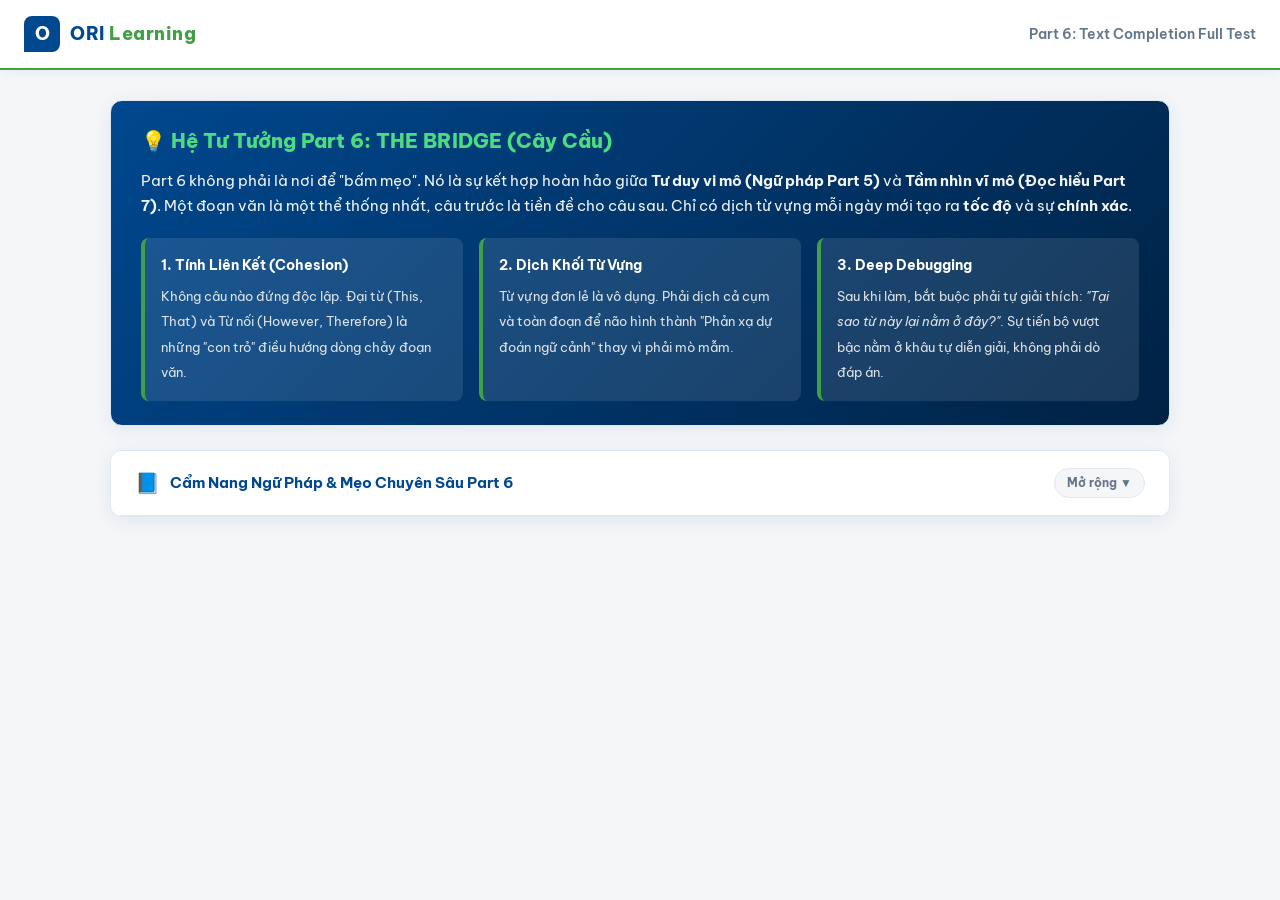
<file: public/part6.html>
<!DOCTYPE html>
<html lang="vi">
<head>
<meta charset="UTF-8">
<meta name="viewport" content="width=device-width, initial-scale=1.0">
<title>Part 6 — Text Completion (Full Test)</title>
<link href="https://fonts.googleapis.com/css2?family=Be+Vietnam+Pro:wght@400;500;600;700;800&display=swap" rel="stylesheet">
<style>
  :root {
    --bb-green: #41A045;
    --bb-green-light: #eaf5eb;
    --bb-blue: #00488F;
    --bb-blue-light: #e5edf5;
    --bg: #f4f6f8;
    --card: #ffffff;
    --border: #e2e8f0;
    --text: #1e293b;
    --text-light: #64748b;
    --radius: 12px;
    --shadow: 0 4px 20px rgba(0, 72, 143, 0.08);
  }
  * { box-sizing: border-box; margin: 0; padding: 0; }
  body { font-family: 'Be Vietnam Pro', sans-serif; background: var(--bg); color: var(--text); line-height: 1.6; }
  
  header { background: var(--card); border-bottom: 2px solid var(--bb-green); padding: 16px 24px; display: flex; justify-content: space-between; align-items: center; box-shadow: 0 2px 10px rgba(0,0,0,0.05); }
  .logo { display: flex; align-items: center; gap: 10px; }
  .logo-icon { width: 36px; height: 36px; background: var(--bb-blue); border-radius: 8px 8px 8px 0; display: flex; align-items: center; justify-content: center; color: #fff; font-weight: 800; font-size: 18px; }
  .logo-text { font-size: 18px; font-weight: 800; color: var(--bb-blue); letter-spacing: 0.5px; }
  .logo-text span { color: var(--bb-green); }
  
  .container { max-width: 1100px; margin: 30px auto; padding: 0 20px; display: grid; grid-template-columns: 1fr 400px; gap: 24px; }
  @media(max-width: 800px) { .container { grid-template-columns: 1fr; } }
  
  .card { background: var(--card); border-radius: var(--radius); border: 1px solid var(--border); box-shadow: var(--shadow); overflow: hidden; }
  .card-header { background: var(--bb-blue); color: #fff; padding: 14px 20px; font-weight: 700; font-size: 15px; display: flex; justify-content: space-between; align-items: center; }
  .card-header.green { background: var(--bb-green); }
  .card-body { padding: 24px; }
  
  .passage { font-size: 15px; line-height: 1.8; color: #334155; }
  .passage-header { margin-bottom: 16px; padding-bottom: 16px; border-bottom: 1px dashed var(--border); font-size: 14px; }
  .passage-header strong { color: var(--bb-blue); }
  .blank { display: inline-flex; align-items: center; justify-content: center; min-width: 100px; height: 28px; border-bottom: 2px solid var(--bb-green); font-weight: 700; color: var(--bb-blue); padding: 0 10px; background: var(--bb-green-light); border-radius: 4px 4px 0 0; margin: 0 4px; transition: all 0.2s;}
  
  .question { margin-bottom: 24px; padding-bottom: 20px; border-bottom: 1px solid var(--border); }
  .question:last-child { margin-bottom: 0; padding-bottom: 0; border-bottom: none; }
  .q-num { font-weight: 800; color: var(--bb-blue); font-size: 16px; margin-bottom: 12px; display: flex; align-items: center; gap: 8px; }
  .q-num::before { content: ''; width: 4px; height: 16px; background: var(--bb-green); border-radius: 2px; }
  
  .options { display: grid; gap: 8px; }
  .option { display: flex; align-items: center; gap: 12px; padding: 12px 16px; border: 1px solid var(--border); border-radius: 8px; cursor: pointer; transition: all 0.2s; font-size: 14px; background: #fff; color: var(--text); }
  .option:hover { border-color: var(--bb-blue); background: var(--bb-blue-light); }
  .option input { display: none; }
  .opt-letter { width: 24px; height: 24px; border-radius: 50%; border: 1.5px solid var(--text-light); display: flex; align-items: center; justify-content: center; font-size: 12px; font-weight: 600; color: var(--text-light); transition: all 0.2s; flex-shrink: 0;}
  
  .option.selected { border-color: var(--bb-blue); background: var(--bb-blue-light); box-shadow: 0 0 0 1px var(--bb-blue); }
  .option.selected .opt-letter { border-color: var(--bb-blue); background: var(--bb-blue); color: #fff; }
  
  .option.correct { border-color: var(--bb-green); background: var(--bb-green-light); box-shadow: 0 0 0 1px var(--bb-green); }
  .option.correct .opt-letter { border-color: var(--bb-green); background: var(--bb-green); color: #fff; }
  
  .option.wrong { border-color: #ef4444; background: #fef2f2; box-shadow: 0 0 0 1px #ef4444; }
  .option.wrong .opt-letter { border-color: #ef4444; background: #ef4444; color: #fff; }
  
  .explain-box { margin-top: 12px; background: #f8fafc; border-left: 3px solid var(--bb-green); padding: 12px 16px; font-size: 13px; color: #475569; display: none; border-radius: 0 8px 8px 0; }
  
  .result-card { display: none; margin-top: 20px; background: var(--bb-green-light); border: 1px solid var(--bb-green); border-radius: var(--radius); padding: 20px; text-align: center; grid-column: 1 / -1;}
  .result-score { font-size: 32px; font-weight: 800; color: var(--bb-green); margin-bottom: 4px; }
  .result-text { font-size: 14px; color: #15803d; font-weight: 600; }
  
  details > summary { list-style: none; }
  details > summary::-webkit-details-marker { display: none; }

  /* TABS */
  .tabs { display: flex; gap: 8px; flex-wrap: wrap; margin-bottom: 8px; grid-column: 1 / -1; }
  .tab-btn { padding: 10px 16px; border-radius: 8px; border: 1px solid var(--border); background: var(--card); font-size: 14px; font-weight: 600; color: var(--text-light); cursor: pointer; transition: all 0.2s; font-family: inherit; }
  .tab-btn:hover { border-color: var(--bb-blue); color: var(--bb-blue); }
  .tab-btn.active { background: var(--bb-blue-light); border-color: var(--bb-blue); color: var(--bb-blue); }
  .tab-btn.submit-all { background: var(--bb-green); color: #fff; border-color: var(--bb-green); margin-left: auto; box-shadow: 0 4px 12px rgba(65, 160, 69, 0.2); }
  .tab-btn.submit-all:hover { background: #358238; color: #fff; }

  .passage-view { display: none; }
  .passage-view.active { display: contents; } 
</style>
</head>
<body>

<header>
  <div class="logo">
    <div class="logo-icon">O</div>
    <div class="logo-text">ORI <span>Learning</span></div>
  </div>
  <div style="font-size:14px; font-weight:600; color:var(--text-light)">Part 6: Text Completion Full Test</div>
</header>

<div class="container" id="app-container">
  <!-- Philosophy Banner -->
  <div class="card" style="grid-column: 1 / -1; background: linear-gradient(135deg, var(--bb-blue), #002244); color: #fff;">
    <div class="card-body" style="padding: 24px 30px;">
      <h2 style="font-size: 20px; font-weight: 800; margin-bottom: 12px; color: #4ade80;">💡 Hệ Tư Tưởng Part 6: THE BRIDGE (Cây Cầu)</h2>
      <p style="font-size: 14.5px; line-height: 1.7; opacity: 0.95; margin-bottom: 20px;">
        Part 6 không phải là nơi để "bấm mẹo". Nó là sự kết hợp hoàn hảo giữa <strong>Tư duy vi mô (Ngữ pháp Part 5)</strong> và <strong>Tầm nhìn vĩ mô (Đọc hiểu Part 7)</strong>. Một đoạn văn là một thể thống nhất, câu trước là tiền đề cho câu sau. Chỉ có dịch từ vựng mỗi ngày mới tạo ra <strong>tốc độ</strong> và sự <strong>chính xác</strong>.
      </p>
      <div style="display: grid; grid-template-columns: repeat(auto-fit, minmax(280px, 1fr)); gap: 16px;">
        <div style="background: rgba(255,255,255,0.1); padding: 16px; border-radius: 8px; border-left: 4px solid var(--bb-green);">
          <strong style="display:block; margin-bottom:6px; color: #fff; font-size:14px;">1. Tính Liên Kết (Cohesion)</strong>
          <span style="font-size: 13px; opacity: 0.85;">Không câu nào đứng độc lập. Đại từ (This, That) và Từ nối (However, Therefore) là những "con trỏ" điều hướng dòng chảy đoạn văn.</span>
        </div>
        <div style="background: rgba(255,255,255,0.1); padding: 16px; border-radius: 8px; border-left: 4px solid var(--bb-green);">
          <strong style="display:block; margin-bottom:6px; color: #fff; font-size:14px;">2. Dịch Khối Từ Vựng</strong>
          <span style="font-size: 13px; opacity: 0.85;">Từ vựng đơn lẻ là vô dụng. Phải dịch cả cụm và toàn đoạn để não hình thành "Phản xạ dự đoán ngữ cảnh" thay vì phải mò mẫm.</span>
        </div>
        <div style="background: rgba(255,255,255,0.1); padding: 16px; border-radius: 8px; border-left: 4px solid var(--bb-green);">
          <strong style="display:block; margin-bottom:6px; color: #fff; font-size:14px;">3. Deep Debugging</strong>
          <span style="font-size: 13px; opacity: 0.85;">Sau khi làm, bắt buộc phải tự giải thích: <em>"Tại sao từ này lại nằm ở đây?"</em>. Sự tiến bộ vượt bậc nằm ở khâu tự diễn giải, không phải dò đáp án.</span>
        </div>
      </div>
    </div>
  </div>

  <!-- Grammar Tips Accordion / Section -->
  <div class="card" style="grid-column: 1 / -1; margin-bottom: 4px;">
    <details style="background: var(--card);">
      <summary style="padding: 16px 24px; font-weight: 700; font-size: 15px; color: var(--bb-blue); cursor: pointer; display: flex; align-items: center; justify-content: space-between; border-bottom: 1px solid var(--border);">
        <div style="display:flex; align-items:center; gap:10px;">
          <span style="font-size:20px;">📘</span> <span>Cẩm Nang Ngữ Pháp & Mẹo Chuyên Sâu Part 6</span>
        </div>
        <span style="font-size:12px; color: var(--text-light); background: var(--bg); padding: 4px 12px; border-radius: 20px; border: 1px solid var(--border);">Mở rộng ▼</span>
      </summary>
      
      <div style="padding: 24px; display: grid; grid-template-columns: 1fr; gap: 24px; background: #fafafa;">
        
        <!-- Tip 1 -->
        <div style="border: 1px solid var(--border); border-radius: 10px; background: #fff; box-shadow: 0 4px 12px rgba(0,0,0,0.04); overflow: hidden;">
          <div style="background: var(--bb-blue-light); border-bottom: 1px solid var(--border); padding: 14px 20px; display: flex; align-items: center; gap: 12px;">
            <div style="width:32px; height:32px; border-radius:8px; background:var(--bb-blue); color:#fff; display:flex; align-items:center; justify-content:center; font-weight:800; font-size: 15px;">1</div>
            <strong style="color:var(--bb-blue); font-size:15px;">Thì Động Từ & Thể Bị Động Theo Ngữ Cảnh</strong>
          </div>
          <div style="padding: 20px;">
            <p style="font-size:14px; color:var(--text); margin-bottom:12px;">Ở Part 6, đừng vội khoanh đáp án chỉ dựa vào từ chỉ thời gian. Phải đọc câu trước để hiểu đối tượng là ai và hành động đó chủ động hay bị động.</p>
            <div style="background: #f8fafc; border-left: 4px solid #94a3b8; padding: 16px; border-radius: 0 8px 8px 0; margin-bottom: 16px;">
              <div style="font-style: italic; color: #334155; font-size: 14.5px; margin-bottom: 12px; line-height: 1.6;">"Mr. Chen has been a valuable member of our team for 5 years. Next month, he <strong>[ _______ ]</strong> to the position of Regional Director."</div>
              <div style="display: grid; grid-template-columns: 1fr 1fr; gap: 8px; font-size: 13.5px; color: #475569; font-weight: 500;">
                <div>(A) promotes</div><div>(B) promoted</div>
                <div>(C) will be promoted</div><div>(D) has promoted</div>
              </div>
            </div>
            <div style="font-size: 14px; color: #1e293b; background: var(--bb-green-light); padding: 14px; border-radius: 8px; line-height: 1.6;">
              <strong style="color: var(--bb-green); display: block; margin-bottom: 6px;">💡 Phân tích giải mã:</strong>
              Câu trước nhắc đến thâm niên làm việc. Câu sau có mốc "Next month" (Tháng tới) → Dùng thì tương lai. Tuy nhiên, hành động "thăng chức" (promote) đối với ông Chen phải là mang nghĩa Bị động (Được thăng chức). Nhờ liên kết ngữ cảnh, ta chốt ngay <strong>(C) will be promoted</strong>.
            </div>
          </div>
        </div>

        <!-- Tip 2 -->
        <div style="border: 1px solid var(--border); border-radius: 10px; background: #fff; box-shadow: 0 4px 12px rgba(0,0,0,0.04); overflow: hidden;">
          <div style="background: var(--bb-blue-light); border-bottom: 1px solid var(--border); padding: 14px 20px; display: flex; align-items: center; gap: 12px;">
            <div style="width:32px; height:32px; border-radius:8px; background:var(--bb-blue); color:#fff; display:flex; align-items:center; justify-content:center; font-weight:800; font-size: 15px;">2</div>
            <strong style="color:var(--bb-blue); font-size:15px;">Móc Nối Bằng Trạng Từ Liên Kết (Transitions)</strong>
          </div>
          <div style="padding: 20px;">
            <p style="font-size:14px; color:var(--text); margin-bottom:12px;">Trạng từ liên kết là cầu nối giữa 2 câu. Dịch sai từ nối đồng nghĩa với việc bạn không hiểu đoạn văn đang chảy theo hướng nào (Nguyên nhân, Tương phản hay Bổ sung).</p>
            <div style="background: #f8fafc; border-left: 4px solid #94a3b8; padding: 16px; border-radius: 0 8px 8px 0; margin-bottom: 16px;">
              <div style="font-style: italic; color: #334155; font-size: 14.5px; margin-bottom: 12px; line-height: 1.6;">"The new software update requires 4GB of free space. <strong>[ _______ ]</strong>, users should delete old files before starting the installation."</div>
              <div style="display: grid; grid-template-columns: 1fr 1fr; gap: 8px; font-size: 13.5px; color: #475569; font-weight: 500;">
                <div>(A) However</div><div>(B) Therefore</div>
                <div>(C) For instance</div><div>(D) Furthermore</div>
              </div>
            </div>
            <div style="font-size: 14px; color: #1e293b; background: var(--bb-green-light); padding: 14px; border-radius: 8px; line-height: 1.6;">
              <strong style="color: var(--bb-green); display: block; margin-bottom: 6px;">💡 Phân tích giải mã:</strong>
              Câu trước đưa ra ĐIỀU KIỆN (phần mềm cần 4GB trống). Câu sau đưa ra HÀNH ĐỘNG HỆ QUẢ (nên xóa file cũ). Mối quan hệ "Nguyên nhân - Kết quả" cực kỳ rõ nét. Từ duy nhất phù hợp là <strong>(B) Therefore</strong> (Vì vậy). 
            </div>
          </div>
        </div>

        <!-- Tip 3 -->
        <div style="border: 1px solid var(--border); border-radius: 10px; background: #fff; box-shadow: 0 4px 12px rgba(0,0,0,0.04); overflow: hidden;">
          <div style="background: var(--bb-blue-light); border-bottom: 1px solid var(--border); padding: 14px 20px; display: flex; align-items: center; gap: 12px;">
            <div style="width:32px; height:32px; border-radius:8px; background:var(--bb-blue); color:#fff; display:flex; align-items:center; justify-content:center; font-weight:800; font-size: 15px;">3</div>
            <strong style="color:var(--bb-blue); font-size:15px;">Cụm Từ Đi Liền Nhau (Business Collocations)</strong>
          </div>
          <div style="padding: 20px;">
            <p style="font-size:14px; color:var(--text); margin-bottom:12px;">Bẫy kinh điển: 4 từ vựng dịch sang tiếng Việt nghe giống nhau, nhưng trong văn phong thương mại, chúng có những "đối tác" cố định không thể tách rời.</p>
            <div style="background: #f8fafc; border-left: 4px solid #94a3b8; padding: 16px; border-radius: 0 8px 8px 0; margin-bottom: 16px;">
              <div style="font-style: italic; color: #334155; font-size: 14.5px; margin-bottom: 12px; line-height: 1.6;">"All employees are required to <strong>[ _______ ]</strong> the mandatory safety training by the end of this week."</div>
              <div style="display: grid; grid-template-columns: 1fr 1fr; gap: 8px; font-size: 13.5px; color: #475569; font-weight: 500;">
                <div>(A) finish</div><div>(B) achieve</div>
                <div>(C) complete</div><div>(D) overcome</div>
              </div>
            </div>
            <div style="font-size: 14px; color: #1e293b; background: var(--bb-green-light); padding: 14px; border-radius: 8px; line-height: 1.6;">
              <strong style="color: var(--bb-green); display: block; margin-bottom: 6px;">💡 Phân tích giải mã:</strong>
              Dịch sang tiếng Việt, cả "finish" và "complete" đều là "hoàn thành". Tuy nhiên, đối với các thủ tục, khóa đào tạo, biểu mẫu, từ được ưu tiên tuyệt đối là <strong>(C) complete</strong> (complete a form, complete a training session).
            </div>
          </div>
        </div>

        <!-- Tip 4 -->
        <div style="border: 1px solid var(--border); border-radius: 10px; background: #fff; box-shadow: 0 4px 12px rgba(0,0,0,0.04); overflow: hidden;">
          <div style="background: var(--bb-blue-light); border-bottom: 1px solid var(--border); padding: 14px 20px; display: flex; align-items: center; gap: 12px;">
            <div style="width:32px; height:32px; border-radius:8px; background:var(--bb-blue); color:#fff; display:flex; align-items:center; justify-content:center; font-weight:800; font-size: 15px;">4</div>
            <strong style="color:var(--bb-blue); font-size:15px;">Điền Câu Nhờ Đại Từ Chỉ Định (Demonstrative Pointers)</strong>
          </div>
          <div style="padding: 20px;">
            <p style="font-size:14px; color:var(--text); margin-bottom:12px;">Chìa khóa vàng cho câu hỏi khó nhất - Điền Nguyên Câu. Luôn tìm những "biển báo" như This, That, These, Those nằm trong đáp án và truy vết nó về câu trước đó.</p>
            <div style="background: #f8fafc; border-left: 4px solid #94a3b8; padding: 16px; border-radius: 0 8px 8px 0; margin-bottom: 16px;">
              <div style="font-style: italic; color: #334155; font-size: 14.5px; margin-bottom: 12px; line-height: 1.6;">"Our clinic will be closed for renovation from June 1st to June 15th. <strong>[ _______ ]</strong>. During this period, Dr. Smith will see patients at the downtown branch."</div>
              <div style="display: grid; grid-template-columns: 1fr; gap: 8px; font-size: 13.5px; color: #475569; font-weight: 500;">
                <div>(A) Dr. Smith is an excellent dentist.</div>
                <div>(B) We apologize for any inconvenience <strong>this closure</strong> may cause.</div>
                <div>(C) The renovation cost is very high.</div>
                <div>(D) Please bring your medical records.</div>
              </div>
            </div>
            <div style="font-size: 14px; color: #1e293b; background: var(--bb-green-light); padding: 14px; border-radius: 8px; line-height: 1.6;">
              <strong style="color: var(--bb-green); display: block; margin-bottom: 6px;">💡 Phân tích giải mã:</strong>
              Ở đáp án (B) xuất hiện cụm <strong>"this closure"</strong> (việc đóng cửa này). Chữ "This" hoạt động như một sợi dây liên kết, trỏ thẳng ngược lại sự kiện "closed for renovation" ở ngay câu đằng trước. Giúp ta tự tin khoanh <strong>(B)</strong>.
            </div>
          </div>
        </div>

      </div>
    </details>
  </div>

  <div class="tabs" id="tabs-container"></div>
  <div id="test-views" style="display: contents;"></div>

  <div class="result-card" id="result-card">
    <div class="result-score" id="result-score">0/16</div>
    <div class="result-text" id="result-text"></div>
  </div>

</div>

<script>
const data = [
  {
    id: "p1",
    title: "Passage 1 (131-134)",
    tag: "Aviation / Uniform",
    text: `<div class="passage-header"><strong>To:</strong> All Cabin Crew Members<br><strong>From:</strong> Flight Operations Department<br><strong>Date:</strong> October 15<br><strong>Subject:</strong> Updated Uniform Guidelines</div><p>Dear Crew Members,</p><br><p>We would like to inform you that the updated uniform policy will go into effect starting November 1. Please ensure that you have reviewed the attached document, which details the changes to our dress code. <span class="blank" id="b131">131</span>.</p><br><p>As part of this update, all flight attendants are <span class="blank" id="b132">132</span> to wear the new name badges provided last week. If you have not yet received your badge, please contact the HR department immediately. Failing to comply with the new guidelines may result in disciplinary <span class="blank" id="b133">133</span>.</p><br><p>We appreciate your <span class="blank" id="b134">134</span> in maintaining the professional image of Bamboo Airways.</p><br><p>Best regards,</p><p>Flight Operations Team</p>`,
    questions: [
      { id: 131, options: ["The new uniforms will be distributed tomorrow.", "This document outlines the acceptable accessories.", "We are hiring more cabin crew next month.", "Please submit your time-off requests soon."], answer: 1, exp: "<strong>Giải thích:</strong> Điền nguyên câu. Câu trước nhắc đến 'the attached document'. Đáp án có chữ 'This document' là sự liên kết hoàn hảo." },
      { id: 132, options: ["require", "requires", "requiring", "required"], answer: 3, exp: "<strong>Giải thích:</strong> Bị động: 'are required to do sth' (được yêu cầu làm gì)." },
      { id: 133, options: ["action", "schedule", "allowance", "performance"], answer: 0, exp: "<strong>Giải thích:</strong> Collocation: 'disciplinary action' (biện pháp kỷ luật)." },
      { id: 134, options: ["cooperation", "application", "exception", "revision"], answer: 0, exp: "<strong>Giải thích:</strong> 'appreciate your cooperation' (cảm ơn sự hợp tác của bạn)." }
    ]
  },
  {
    id: "p2",
    title: "Passage 2 (135-138)",
    tag: "Logistics / Shipping",
    text: `<div class="passage-header"><strong>To:</strong> All Customers<br><strong>From:</strong> Swift Logistics<br><strong>Subject:</strong> Delivery Delays</div><p>Dear Valued Customers,</p><br><p>Due to severe weather conditions in the northern region, our delivery schedule has been significantly <span class="blank" id="b135">135</span>. We <span class="blank" id="b136">136</span> our best to resume normal operations as soon as it is safe to do so. <span class="blank" id="b137">137</span>. Therefore, please expect a delay of up to three business days for your packages.</p><br><p>We apologize for the inconvenience and appreciate your <span class="blank" id="b138">138</span>.</p>`,
    questions: [
      { id: 135, options: ["disrupt", "disrupting", "disrupted", "disruption"], answer: 2, exp: "<strong>Giải thích:</strong> Bị động hiện tại hoàn thành 'has been disrupted' (bị gián đoạn)." },
      { id: 136, options: ["do", "are doing", "did", "done"], answer: 1, exp: "<strong>Giải thích:</strong> Hành động đang nỗ lực diễn ra ngay lúc này -> 'are doing our best' (đang làm hết sức)." },
      { id: 137, options: ["The weather forecast predicts clear skies tomorrow.", "Our drivers' safety is our top priority.", "You can track your order on our website.", "Shipping costs will increase next month."], answer: 1, exp: "<strong>Giải thích:</strong> Câu trước nói về 'as soon as it is safe to do so' (chừng nào an toàn để làm vậy). Đáp án 'An toàn của tài xế là ưu tiên hàng đầu' kết nối trực tiếp với từ khóa safe." },
      { id: 138, options: ["patience", "patient", "patiently", "patents"], answer: 0, exp: "<strong>Giải thích:</strong> Sau tính từ sở hữu 'your' cần một Danh từ. 'patience' (sự kiên nhẫn)." }
    ]
  },
  {
    id: "p3",
    title: "Passage 3 (139-142)",
    tag: "Office / Policy",
    text: `<div class="passage-header"><strong>Notice to All Employees</strong></div><p>Effective March 1st, the company will implement a new expense reporting system. <span class="blank" id="b139">139</span>. Under the new system, all receipts must be uploaded <span class="blank" id="b140">140</span> through the mobile app. Paper receipts will no longer be accepted by the accounting department.</p><br><p><span class="blank" id="b141">141</span>, employees who fail to submit their reports by the 5th of each month will not be reimbursed. If you have any questions, please contact the finance team <span class="blank" id="b142">142</span>.</p>`,
    questions: [
      { id: 139, options: ["This change aims to speed up the reimbursement process.", "The marketing budget was reduced last year.", "We are hiring a new accounting manager.", "Our mobile app has over a million downloads."], answer: 0, exp: "<strong>Giải thích:</strong> Câu trước thông báo một hệ thống mới. 'This change' thay thế cho sự kiện đó, và đưa ra mục đích của hệ thống." },
      { id: 140, options: ["direct", "directly", "direction", "directs"], answer: 1, exp: "<strong>Giải thích:</strong> Cần trạng từ bổ nghĩa cho động từ 'uploaded'. -> directly (một cách trực tiếp)." },
      { id: 141, options: ["Furthermore", "However", "Instead", "Meanwhile"], answer: 0, exp: "<strong>Giải thích:</strong> Đoạn trước đưa ra 1 luật (không nhận biên lai giấy). Đoạn này đưa thêm 1 luật nữa (nộp trễ không được hoàn tiền). Dùng 'Furthermore' (Hơn thế nữa) để bổ sung ý." },
      { id: 142, options: ["immediately", "carefully", "rarely", "exactly"], answer: 0, exp: "<strong>Giải thích:</strong> Collocation: 'contact someone immediately' (liên hệ ngay lập tức)." }
    ]
  },
  {
    id: "p4",
    title: "Passage 4 (143-146)",
    tag: "Event / Invitation",
    text: `<p>Dear Ms. Robinson,</p><br><p>You are cordially invited to the annual Tech Innovators Conference, which will be held at the Grand Plaza Hotel on September 12. As one of the leading <span class="blank" id="b143">143</span> in the software industry, your insights would be highly valuable to our attendees. We would be honored if you could deliver the keynote address.</p><br><p><span class="blank" id="b144">144</span>, we have attached a tentative schedule for your review. <span class="blank" id="b145">145</span>. Please let us know if you can <span class="blank" id="b146">146</span> this invitation by August 1st.</p><br><p>Sincerely,</p><p>Event Committee</p>`,
    questions: [
      { id: 143, options: ["experts", "expertise", "expertly", "expert"], answer: 0, exp: "<strong>Giải thích:</strong> Cấu trúc 'one of the + Danh từ số nhiều'. -> experts (những chuyên gia)." },
      { id: 144, options: ["To help you decide", "In contrast", "As a result", "For instance"], answer: 0, exp: "<strong>Giải thích:</strong> Họ mời diễn thuyết, sau đó đính kèm lịch trình. Mục đích đính kèm lịch trình là 'Để giúp bạn quyết định' (To help you decide)." },
      { id: 145, options: ["The hotel offers free breakfast.", "We can adjust the speaking time to fit your availability.", "The software requires a license key.", "You must pay the registration fee online."], answer: 1, exp: "<strong>Giải thích:</strong> Câu trước gửi lịch trình. Câu này nói 'Chúng tôi có thể điều chỉnh thời gian nói để phù hợp với bạn'. Tính liên kết rất cao để thuyết phục người được mời." },
      { id: 146, options: ["accept", "invent", "exclude", "afford"], answer: 0, exp: "<strong>Giải thích:</strong> Collocation: 'accept an invitation' (chấp nhận lời mời)." }
    ]
  }
];

let currentPassageId = "p1";
let userAnswers = {}; // { q131: 1, q132: 3 ... }
let isSubmitted = false;

function renderApp() {
  const tabsContainer = document.getElementById("tabs-container");
  const viewsContainer = document.getElementById("test-views");
  
  // Build Tabs
  let tabsHtml = "";
  data.forEach(p => {
    tabsHtml += \`<button class="tab-btn \${p.id === currentPassageId ? 'active' : ''}" onclick="switchTab('\${p.id}')">\${p.title}</button>\`;
  });
  tabsHtml += \`<button class="tab-btn submit-all" onclick="submitTest()">Chấm Điểm Toàn Bộ</button>\`;
  tabsContainer.innerHTML = tabsHtml;

  // Build Views
  let viewsHtml = "";
  data.forEach(p => {
    let qHtml = "";
    p.questions.forEach(q => {
      let optsHtml = "";
      q.options.forEach((opt, idx) => {
        const isChecked = userAnswers['q'+q.id] === idx ? 'checked' : '';
        const isSelected = userAnswers['q'+q.id] === idx ? 'selected' : '';
        optsHtml += \`
          <label class="option \${isSelected}" onclick="selectOption('\${p.id}', \${q.id}, \${idx})">
            <div class="opt-letter">\${String.fromCharCode(65+idx)}</div>
            <span>\${opt}</span>
            <input type="radio" name="q\${q.id}" value="\${idx}" \${isChecked}>
          </label>\`;
      });
      qHtml += \`
        <div class="question" id="q\${q.id}">
          <div class="q-num">\${q.id}.</div>
          <div class="options">\${optsHtml}</div>
          <div class="explain-box" id="exp\${q.id}">\${q.exp}</div>
        </div>\`;
    });

    viewsHtml += \`
      <div class="passage-view \${p.id === currentPassageId ? 'active' : ''}" id="view-\${p.id}">
        <!-- Left: Passage -->
        <div class="card">
          <div class="card-header">
            <span>Đoạn văn (\${p.title})</span>
            <span style="font-size:12px; background:rgba(255,255,255,0.2); padding:3px 10px; border-radius:20px;">\${p.tag}</span>
          </div>
          <div class="card-body passage">
            \${p.text}
          </div>
        </div>
        
        <!-- Right: Questions -->
        <div class="card">
          <div class="card-header green">
            <span>Câu hỏi</span>
          </div>
          <div class="card-body">
            \${qHtml}
          </div>
        </div>
      </div>
    \`;
  });
  viewsContainer.innerHTML = viewsHtml;

  // Restore blank text
  if(!isSubmitted) {
    data.forEach(p => {
      p.questions.forEach(q => {
        if(userAnswers['q'+q.id] !== undefined) {
          const blankEl = document.getElementById('b'+q.id);
          if(blankEl) {
            blankEl.textContent = q.options[userAnswers['q'+q.id]];
            blankEl.style.color = 'var(--bb-blue)';
            blankEl.style.fontWeight = '700';
            blankEl.style.background = 'transparent';
            blankEl.style.borderBottomStyle = 'dashed';
          }
        }
      });
    });
  }
}

function switchTab(id) {
  currentPassageId = id;
  renderApp();
  if(isSubmitted) showExplanations();
}

window.selectOption = function(pId, qId, optIdx) {
  if (isSubmitted) return;
  userAnswers['q'+qId] = optIdx;
  
  // DOM update for speed instead of full re-render
  const qBox = document.getElementById('q'+qId);
  qBox.querySelectorAll('.option').forEach(o => o.classList.remove('selected'));
  const opts = qBox.querySelectorAll('.option');
  opts[optIdx].classList.add('selected');
  opts[optIdx].querySelector('input').checked = true;
  
  const blankEl = document.getElementById('b'+qId);
  const pData = data.find(p => p.id === pId);
  const qData = pData.questions.find(q => q.id === qId);
  if(blankEl) {
    blankEl.textContent = qData.options[optIdx];
    blankEl.style.color = 'var(--bb-blue)';
    blankEl.style.fontWeight = '700';
    blankEl.style.background = 'transparent';
    blankEl.style.borderBottomStyle = 'dashed';
  }
}

window.submitTest = function() {
  if(isSubmitted) return;
  
  let score = 0;
  data.forEach(p => {
    p.questions.forEach(q => {
      if(userAnswers['q'+q.id] === q.answer) score++;
    });
  });

  isSubmitted = true;
  showExplanations();

  document.getElementById('result-score').textContent = \`\${score}/16\`;
  let txt = score >= 14 ? 'Tuyệt vời! Bạn đã master Part 6.' : 
            score >= 10 ? 'Khá tốt! Hãy đọc kỹ giải thích để tiến bộ.' : 
            'Cần cố gắng hơn! Luyện tập dịch văn bản nhiều nhé.';
  document.getElementById('result-text').textContent = txt;
  document.getElementById('result-card').style.display = 'block';
  
  // Scroll to result
  document.getElementById('result-card').scrollIntoView({behavior: 'smooth'});
}

function showExplanations() {
  data.forEach(p => {
    const pView = document.getElementById('view-'+p.id);
    if(pView) {
      p.questions.forEach(q => {
        const qBox = document.getElementById('q'+q.id);
        if(!qBox) return;
        
        qBox.classList.add('submitted');
        const opts = qBox.querySelectorAll('.option');
        
        const userAns = userAnswers['q'+q.id];
        
        if (userAns !== undefined) {
          if (userAns === q.answer) {
            opts[userAns].classList.add('correct');
          } else {
            opts[userAns].classList.add('wrong');
            opts[q.answer].classList.add('correct');
          }
        } else {
          opts[q.answer].classList.add('correct');
        }
        
        document.getElementById('exp'+q.id).style.display = 'block';
      });
    }
  });
}

renderApp();
</script>
</body>
</html>
</file>
<file: public/part34/style.css>
/* style.css - Modern Premium Emerald Theme */
@import url('https://fonts.googleapis.com/css2?family=Inter:wght@400;500;600;700;800&display=swap');

:root {
    --primary-green: #41A045; /* Bamboo Green */
    --dark-green: #00488F;   /* Bamboo Blue */
    --light-green: #eaf5eb;  /* Bamboo Light Green */
    --text-dark: #1e293b;    /* Slate 800 */
    --text-light: #64748b;   /* Slate 500 */
    --bg-light: #f4f6f8;     /* Gray 100 */
    --white: #ffffff;
    --border-color: #e2e8f0; /* Slate 200 */
    --accent: #f59e0b;       /* Amber 500 */
    --danger: #ef4444;       /* Red 500 */
    --correct: #41A045;      /* Bamboo Green */
    
    --shadow-sm: 0 1px 2px 0 rgba(0, 0, 0, 0.05);
    --shadow-md: 0 4px 6px -1px rgba(0, 0, 0, 0.1), 0 2px 4px -1px rgba(0, 0, 0, 0.06);
    --shadow-lg: 0 10px 15px -3px rgba(0, 0, 0, 0.1), 0 4px 6px -2px rgba(0, 0, 0, 0.05);
    --radius-md: 12px;
    --radius-lg: 16px;
    --transition: all 0.3s cubic-bezier(0.4, 0, 0.2, 1);
}

body {
    font-family: 'Inter', -apple-system, BlinkMacSystemFont, "Segoe UI", Roboto, Helvetica, Arial, sans-serif;
    line-height: 1.6;
    color: var(--text-dark);
    background-color: var(--bg-light);
    background-image: radial-gradient(var(--border-color) 1px, transparent 1px);
    background-size: 24px 24px;
    margin: 0;
    padding: 0;
}

h1, h2, h3, h4 {
    margin-top: 0;
    color: var(--dark-green);
}

a {
    text-decoration: none;
    color: inherit;
}

/* Layout Utilities */
.container {
    width: 92%;
    max-width: 1200px;
    margin: 0 auto;
}

.card {
    background: var(--white);
    border-radius: var(--radius-lg);
    padding: 35px;
    margin-bottom: 30px;
    box-shadow: var(--shadow-md);
    border: 1px solid rgba(255,255,255,0.5);
    transition: var(--transition);
}

.card:hover {
    box-shadow: var(--shadow-lg);
}

.btn {
    display: inline-flex;
    align-items: center;
    justify-content: center;
    gap: 8px;
    padding: 12px 24px;
    border-radius: var(--radius-md);
    font-weight: 600;
    cursor: pointer;
    border: none;
    transition: var(--transition);
    font-size: 1rem;
    letter-spacing: 0.025em;
}

.btn-primary {
    background: linear-gradient(135deg, var(--primary-green) 0%, var(--dark-green) 100%);
    color: var(--white);
    box-shadow: 0 4px 14px -2px rgba(0, 72, 143, 0.4);
}

.btn-primary:active {
    transform: scale(0.98);
}

.btn-primary:hover {
    box-shadow: 0 6px 20px -4px rgba(0, 72, 143, 0.6);
    transform: translateY(-1px);
}

.btn-secondary {
    background-color: var(--accent);
    color: #fff;
    box-shadow: 0 4px 14px -2px rgba(245, 158, 11, 0.4);
}

.btn-secondary:hover {
    background-color: #d97706; /* Amber 600 */
    box-shadow: 0 6px 20px -4px rgba(245, 158, 11, 0.6);
}

.btn-outline {
    background-color: transparent;
    border: 2px solid var(--primary-green);
    color: var(--primary-green);
}

.btn-outline:hover {
    background-color: var(--primary-green);
    color: var(--white);
}

/* Header & Nav */
header {
    background: rgba(255, 255, 255, 0.85);
    backdrop-filter: blur(12px);
    -webkit-backdrop-filter: blur(12px);
    border-bottom: 1px solid var(--border-color);
    position: sticky;
    top: 0;
    z-index: 100;
}

.header-container {
    display: flex;
    justify-content: space-between;
    align-items: center;
    padding: 18px 0;
}

.logo h1 {
    margin: 0;
    font-size: 1.5rem;
    font-weight: 800;
    background: linear-gradient(135deg, var(--primary-green) 0%, var(--dark-green) 100%);
    -webkit-background-clip: text;
    -webkit-text-fill-color: transparent;
    letter-spacing: -0.05em;
}

nav ul {
    list-style: none;
    display: flex;
    gap: 28px;
    margin: 0;
    padding: 0;
}

nav a {
    font-weight: 600;
    color: var(--text-light);
    font-size: 0.95rem;
    position: relative;
    padding-bottom: 4px;
    transition: var(--transition);
}

nav a::after {
    content: '';
    position: absolute;
    width: 0;
    height: 2px;
    bottom: 0;
    left: 0;
    background-color: var(--primary-green);
    transition: var(--transition);
}

nav a:hover {
    color: var(--text-dark);
}

nav a:hover::after {
    width: 100%;
}

/* Main Spacing */
main {
    padding: 50px 0;
}

/* Sections */
.section h2 {
    font-size: 1.75rem;
    font-weight: 700;
    letter-spacing: -0.025em;
    padding-bottom: 15px;
    margin-bottom: 30px;
    display: flex;
    align-items: center;
    gap: 12px;
    position: relative;
}

.section h2::after {
    content: '';
    position: absolute;
    bottom: 0;
    left: 0;
    width: 60px;
    height: 4px;
    background: linear-gradient(90deg, var(--primary-green), transparent);
    border-radius: 2px;
}

/* Overview Split Layout */
.split-layout {
    display: grid;
    grid-template-columns: 1fr 1fr;
    gap: 30px;
    margin-bottom: 25px;
}

.part-desc {
    background-color: var(--light-green);
    padding: 25px;
    border-radius: var(--radius-md);
    border-left: 5px solid var(--primary-green);
    box-shadow: inset 0 2px 4px rgba(0,0,0,0.02);
}

.part-desc h3 {
    margin-bottom: 15px;
    font-size: 1.25rem;
}

.part-desc ul {
    padding-left: 20px;
}

.part-desc li {
    margin-bottom: 10px;
    list-style: none;
    position: relative;
}

.part-desc li i {
    position: absolute;
    left: -20px;
    top: 5px;
    color: var(--primary-green);
}

.pro-tip {
    background-color: #fff8e1;
    padding: 15px;
    border-radius: 8px;
    border-left: 4px solid var(--accent);
    color: #b7950b;
}

/* Mistakes Grid */
.mistakes-grid {
    display: grid;
    grid-template-columns: repeat(auto-fit, minmax(260px, 1fr));
    gap: 25px;
}

.mistake-item {
    text-align: center;
    padding: 30px 20px;
    border: 1px solid var(--border-color);
    border-radius: var(--radius-md);
    background: var(--white);
    box-shadow: var(--shadow-sm);
    transition: var(--transition);
}

.mistake-item:hover {
    border-color: rgba(239, 68, 68, 0.4);
    box-shadow: 0 10px 25px -5px rgba(239, 68, 68, 0.1);
    transform: translateY(-4px);
}

.mistake-icon {
    font-size: 2.5rem;
    background: linear-gradient(135deg, #fca5a5 0%, var(--danger) 100%);
    -webkit-background-clip: text;
    -webkit-text-fill-color: transparent;
    margin-bottom: 20px;
}

/* Strategy Steps */
.step-list {
    list-style: none;
    padding: 0;
    position: relative;
}

.step-list::before {
    content: '';
    position: absolute;
    top: 0;
    bottom: 0;
    left: 24px;
    width: 2px;
    background: var(--light-green);
    z-index: 1;
}

.step-list li {
    display: flex;
    gap: 20px;
    margin-bottom: 30px;
    position: relative;
    z-index: 2;
}

.step-number {
    width: 50px;
    height: 50px;
    background-color: var(--primary-green);
    color: var(--white);
    border-radius: 50%;
    display: flex;
    align-items: center;
    justify-content: center;
    font-size: 1.5rem;
    font-weight: bold;
    flex-shrink: 0;
    box-shadow: 0 0 0 5px var(--white);
}

.step-content {
    background: var(--light-green);
    padding: 20px;
    border-radius: 8px;
    flex-grow: 1;
}

.step-content h4 {
    margin-bottom: 10px;
    color: var(--dark-green);
}

/* Answer Types (Boxes) */
.type-container {
    display: grid;
    grid-template-columns: repeat(auto-fit, minmax(240px, 1fr));
    gap: 20px;
    margin-top: 25px;
}

.type-box {
    padding: 20px;
    border-radius: 8px;
    border: 1px solid var(--border-color);
}

.type-box h4 { margin-bottom: 10px; border-bottom: 1px dashed rgba(0,0,0,0.1); padding-bottom: 5px;}
.type-box .example {
    margin-top: 15px;
    background: rgba(0,0,0,0.03);
    padding: 10px;
    border-radius: 5px;
    border-left: 3px solid var(--text-light);
}

.type-exact { border-top: 4px solid var(--danger); }
.type-synonym { border-top: 4px solid #3498db; }
.type-paraphrase { border-top: 4px solid var(--primary-green); background-color: var(--light-green);}
.type-elimination { border-top: 4px solid #9b59b6; }

/* Drill Section */
.drill-content {
    display: grid;
    grid-template-columns: 1fr;
    gap: 30px;
}

.questions-panel {
    background: var(--white);
    border: 1px solid var(--border-color);
    padding: 30px;
    border-radius: var(--radius-md);
    box-shadow: var(--shadow-sm);
}

.question-item {
    margin-bottom: 30px;
    padding-bottom: 20px;
    border-bottom: 1px dashed var(--border-color);
}
.question-item:last-of-type { border-bottom: none; }

.question-item p strong {
    font-size: 1.1rem;
    color: var(--text-dark);
}

.options-list {
    list-style: none;
    padding-left: 0;
    margin-top: 15px;
}

.options-list li {
    margin-bottom: 12px;
    padding: 14px 18px;
    border-radius: 8px;
    border: 1px solid transparent;
    background-color: var(--bg-light);
    transition: var(--transition);
    cursor: pointer;
    display: flex;
    align-items: center;
}

.options-list li:hover {
    background-color: var(--border-color);
}

.options-list input[type="radio"] {
    margin-right: 15px;
    transform: scale(1.2);
    accent-color: var(--primary-green);
}

/* States for Quiz answers */
.options-list li.correct { 
    background-color: var(--light-green); 
    border-color: var(--primary-green); 
    box-shadow: 0 0 0 1px var(--primary-green) inset;
}
.options-list li.incorrect { 
    background-color: #fef2f2; 
    border-color: var(--danger); 
    opacity: 0.7;
}

.transcript-box {
    box-shadow: var(--shadow-sm);
}

.dialogue {
    font-size: 1.05rem;
    line-height: 1.8;
    background: var(--bg-light);
    padding: 25px;
    border-radius: 8px;
    margin-bottom: 20px;
    border-left: 4px solid var(--text-light);
}

.highlight-q1 { background-color: #dbeafe; padding: 2px 6px; border-radius: 4px; border-bottom: 2px solid #3b82f6; cursor: help; font-weight: 500;}
.highlight-q2 { background-color: #d1fae5; padding: 2px 6px; border-radius: 4px; border-bottom: 2px solid var(--primary-green); cursor: help; font-weight: 500;}
.highlight-q3 { background-color: #fef08a; padding: 2px 6px; border-radius: 4px; border-bottom: 2px solid var(--accent); cursor: help; font-weight: 500;}

.explanations-panel {
    background: var(--white);
    padding: 30px;
    border-radius: var(--radius-md);
    border: 1px solid var(--border-color);
    box-shadow: var(--shadow-sm);
}

.explanation {
    margin-top: 20px;
    padding: 20px;
    border-radius: 8px;
    font-size: 1rem;
}
#exp1 { background-color: #eff6ff; border-left: 4px solid #3b82f6; }
#exp2 { background-color: var(--light-green); border-left: 4px solid var(--primary-green); }
#exp3 { background-color: #fffbeb; border-left: 4px solid var(--accent); }

/* 50-Question MCQ Quiz Section */
.quiz-status-bar {
    margin-bottom: 20px;
}

.progress-bar-bg {
    width: 100%;
    height: 10px;
    background-color: var(--border-color);
    border-radius: 5px;
    overflow: hidden;
    margin-bottom: 10px;
}

.progress-bar-fill {
    height: 100%;
    background-color: var(--primary-green);
    width: 0%;
    transition: width 0.3s ease;
}

.quiz-stats {
    display: flex;
    justify-content: space-between;
    font-weight: bold;
    color: var(--text-light);
    font-size: 0.95rem;
}

#quizScoreCount {
    color: var(--dark-green);
}

.mcq-container {
    background: var(--white);
    padding: 35px;
    border: 1px solid var(--border-color);
    border-radius: var(--radius-md);
    min-height: 250px;
    box-shadow: var(--shadow-sm);
}

.mcq-question-text {
    font-size: 1.25rem;
    font-weight: 600;
    margin-bottom: 30px;
    line-height: 1.6;
    color: var(--text-dark);
}

.mcq-question-text .blank {
    display: inline-block;
    min-width: 120px;
    height: 1.8rem;
    border-bottom: 2px dashed var(--text-light);
    vertical-align: bottom;
    text-align: center;
    color: var(--primary-green);
    font-weight: 700;
}

.mcq-options-grid {
    display: grid;
    grid-template-columns: 1fr 1fr;
    gap: 16px;
}

.mcq-option {
    background: var(--white);
    border: 2px solid var(--border-color);
    padding: 18px 20px;
    border-radius: var(--radius-md);
    cursor: pointer;
    font-weight: 600;
    color: var(--text-dark);
    text-align: center;
    transition: var(--transition);
    user-select: none;
    font-size: 1.05rem;
}

.mcq-option:hover {
    background: var(--light-green);
    border-color: var(--primary-green);
    transform: translateY(-2px);
    box-shadow: 0 4px 12px rgba(65, 160, 69, 0.1);
}

.mcq-option.correct-choice {
    background: linear-gradient(135deg, var(--primary-green) 0%, var(--dark-green) 100%);
    color: var(--white);
    border-color: transparent;
    box-shadow: 0 4px 14px -2px rgba(0, 72, 143, 0.4);
    transform: scale(1.02);
}

.mcq-option.incorrect-choice {
    background-color: #fef2f2;
    color: var(--danger);
    border-color: var(--danger);
    animation: shake 0.4s ease-in-out;
}

.mcq-feedback {
    margin-top: 25px;
    padding: 20px;
    border-radius: var(--radius-md);
    font-size: 1.05rem;
    line-height: 1.6;
    border: 1px solid transparent;
}

.mcq-feedback.success {
    background-color: var(--light-green);
    border-color: rgba(65, 160, 69, 0.3);
    color: var(--dark-green);
}

.mcq-feedback.error {
    background-color: #fef2f2;
    border-color: rgba(239, 68, 68, 0.3);
    color: #991b1b;
}

@keyframes shake {
    0%, 100% { transform: translateX(0); }
    10%, 30%, 50%, 70%, 90% { transform: translateX(-4px); }
    20%, 40%, 60%, 80% { transform: translateX(4px); }
}

/* Footer */
footer {
    background-color: var(--text-dark);
    color: #9ca3af;
    text-align: center;
    padding: 30px 0;
    margin-top: 60px;
    font-size: 0.95rem;
}

footer p {
    margin: 0;
}

/* Responsive */
@media (max-width: 768px) {
    .split-layout, .drill-content, .mcq-options-grid {
        grid-template-columns: 1fr;
    }
    
    nav ul {
        flex-wrap: wrap;
        justify-content: center;
    }
    
    .header-container {
        flex-direction: column;
        gap: 15px;
    }
}
</file>
